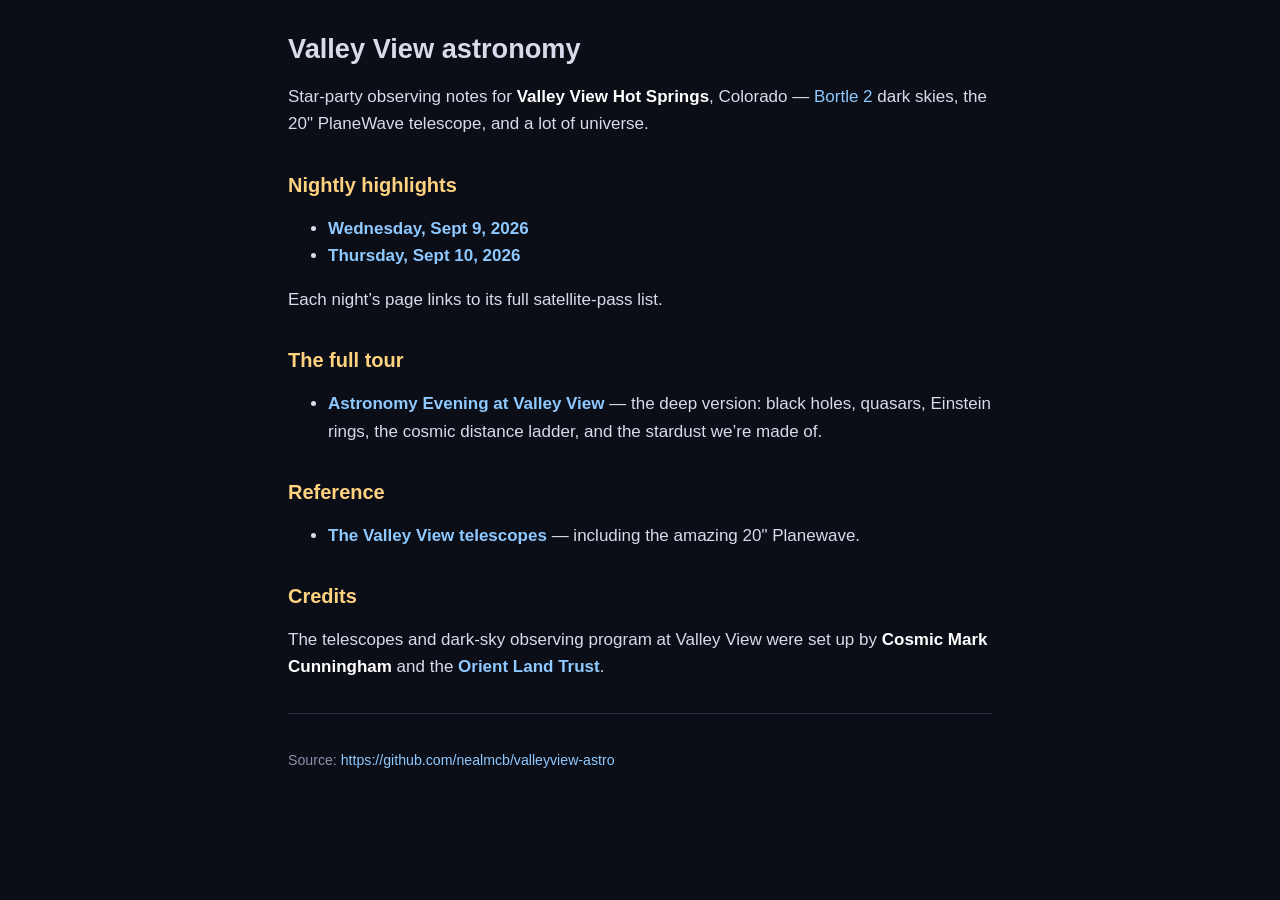
<file: index.html>
<!DOCTYPE html>
<html xmlns="http://www.w3.org/1999/xhtml" lang="" xml:lang="">
<head>
  <meta charset="utf-8" />
  <meta name="generator" content="pandoc" />
  <meta name="viewport" content="width=device-width, initial-scale=1.0, user-scalable=yes" />
  <title>Valley View astronomy</title>
  <style>
    code{white-space: pre-wrap;}
    span.smallcaps{font-variant: small-caps;}
    span.underline{text-decoration: underline;}
    div.column{display: inline-block; vertical-align: top; width: 50%;}
    div.hanging-indent{margin-left: 1.5em; text-indent: -1.5em;}
    ul.task-list{list-style: none;}
  </style>
  <link rel="stylesheet" href="assets/style.css" />
</head>
<body>
<h1 id="valley-view-astronomy">Valley View astronomy</h1>
<p>Star-party observing notes for <strong>Valley View Hot Springs</strong>, Colorado — <a href="https://en.wikipedia.org/wiki/Bortle_scale">Bortle 2</a> dark skies, the 20" PlaneWave telescope, and a lot of universe.</p>
<h2 id="nightly-highlights">Nightly highlights</h2>
<ul>
<li><strong><a href="vv20260909/highlights.html">Wednesday, Sept 9, 2026</a></strong></li>
<li><strong><a href="vv20260910/highlights.html">Thursday, Sept 10, 2026</a></strong></li>
</ul>
<p>Each night’s page links to its full satellite-pass list.</p>
<h2 id="the-full-tour">The full tour</h2>
<ul>
<li><strong><a href="astro-evening-vv.html">Astronomy Evening at Valley View</a></strong> — the deep version: black holes, quasars, Einstein rings, the cosmic distance ladder, and the stardust we’re made of.</li>
</ul>
<h2 id="reference">Reference</h2>
<ul>
<li><strong><a href="telescopes.html">The Valley View telescopes</a></strong> — including the amazing 20" Planewave.</li>
</ul>
<h2 id="credits">Credits</h2>
<p>The telescopes and dark-sky observing program at Valley View were set up by <strong>Cosmic Mark Cunningham</strong> and the <strong><a href="https://www.facebook.com/OrientLandTrust">Orient Land Trust</a></strong>.</p>
<hr />
<p><small>Source: <a href="https://github.com/nealmcb/valleyview-astro" class="uri">https://github.com/nealmcb/valleyview-astro</a></small></p>
</body>
</html>
</file>
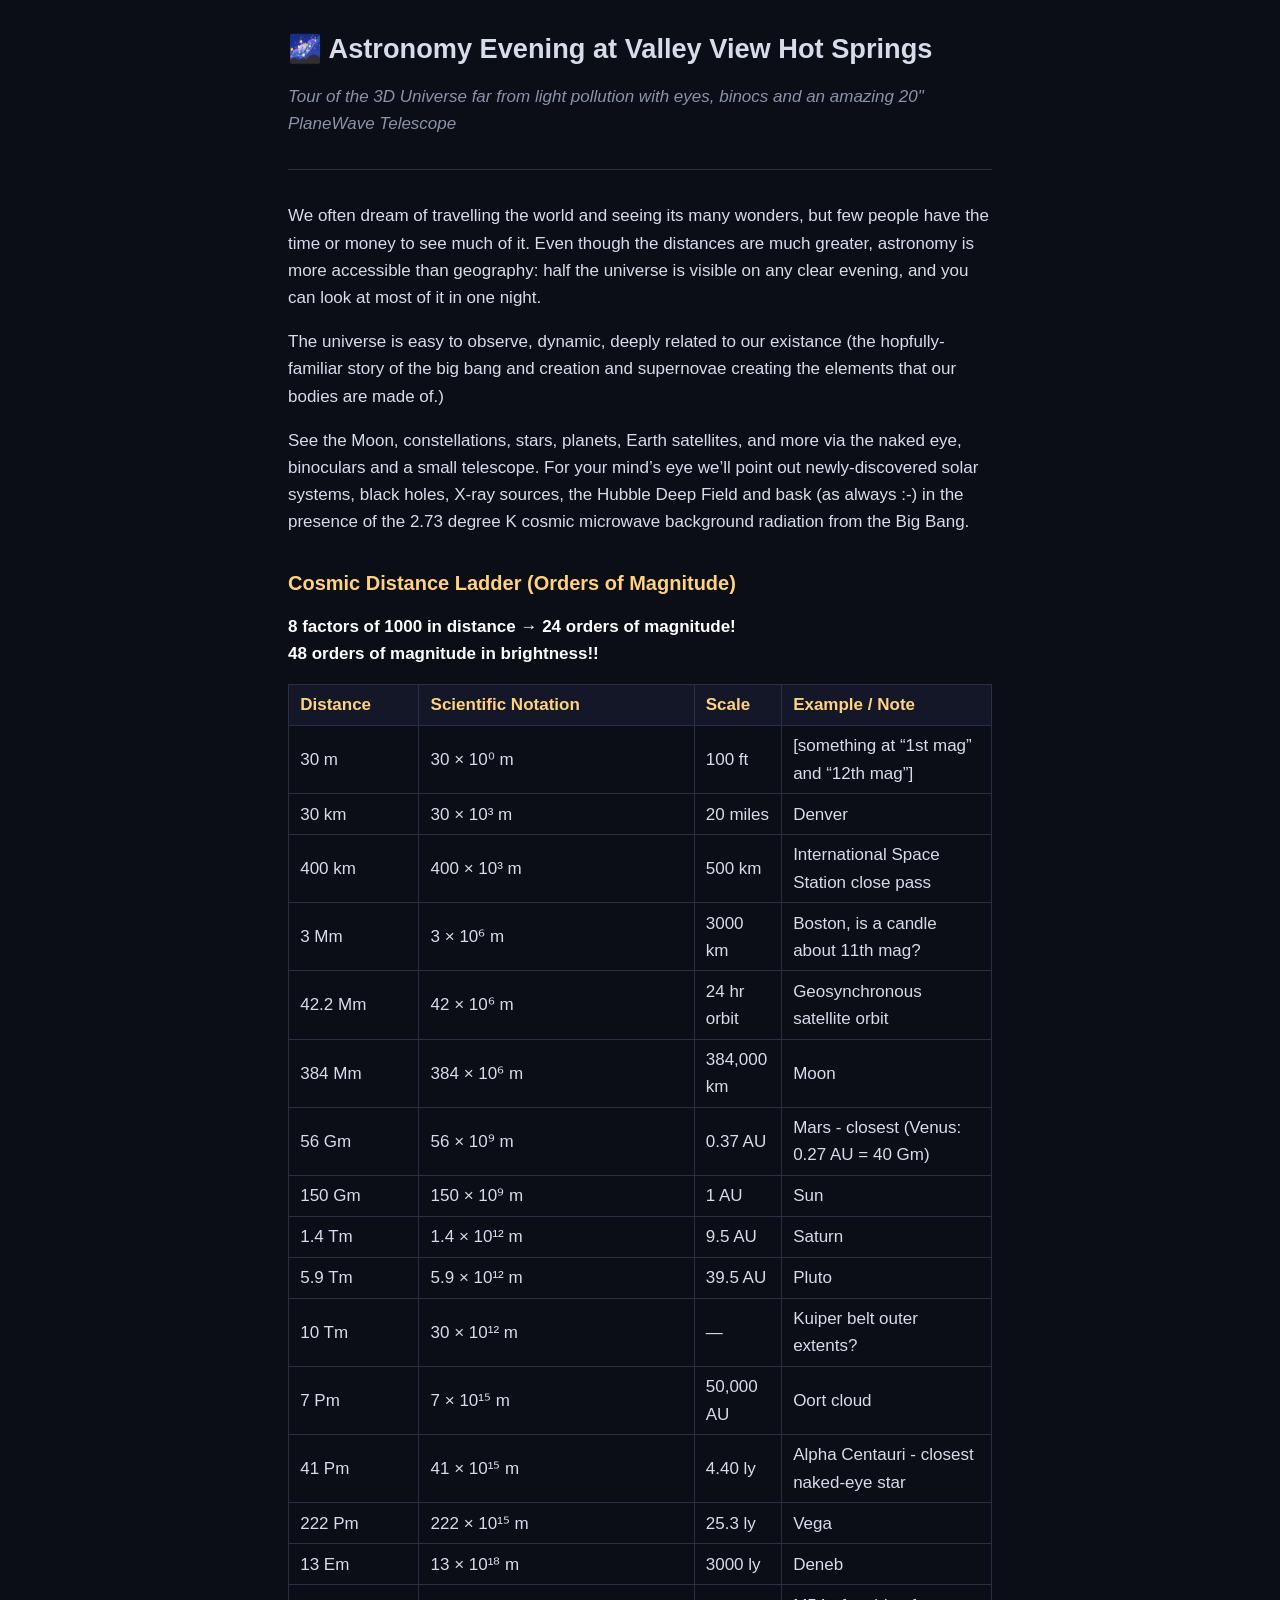
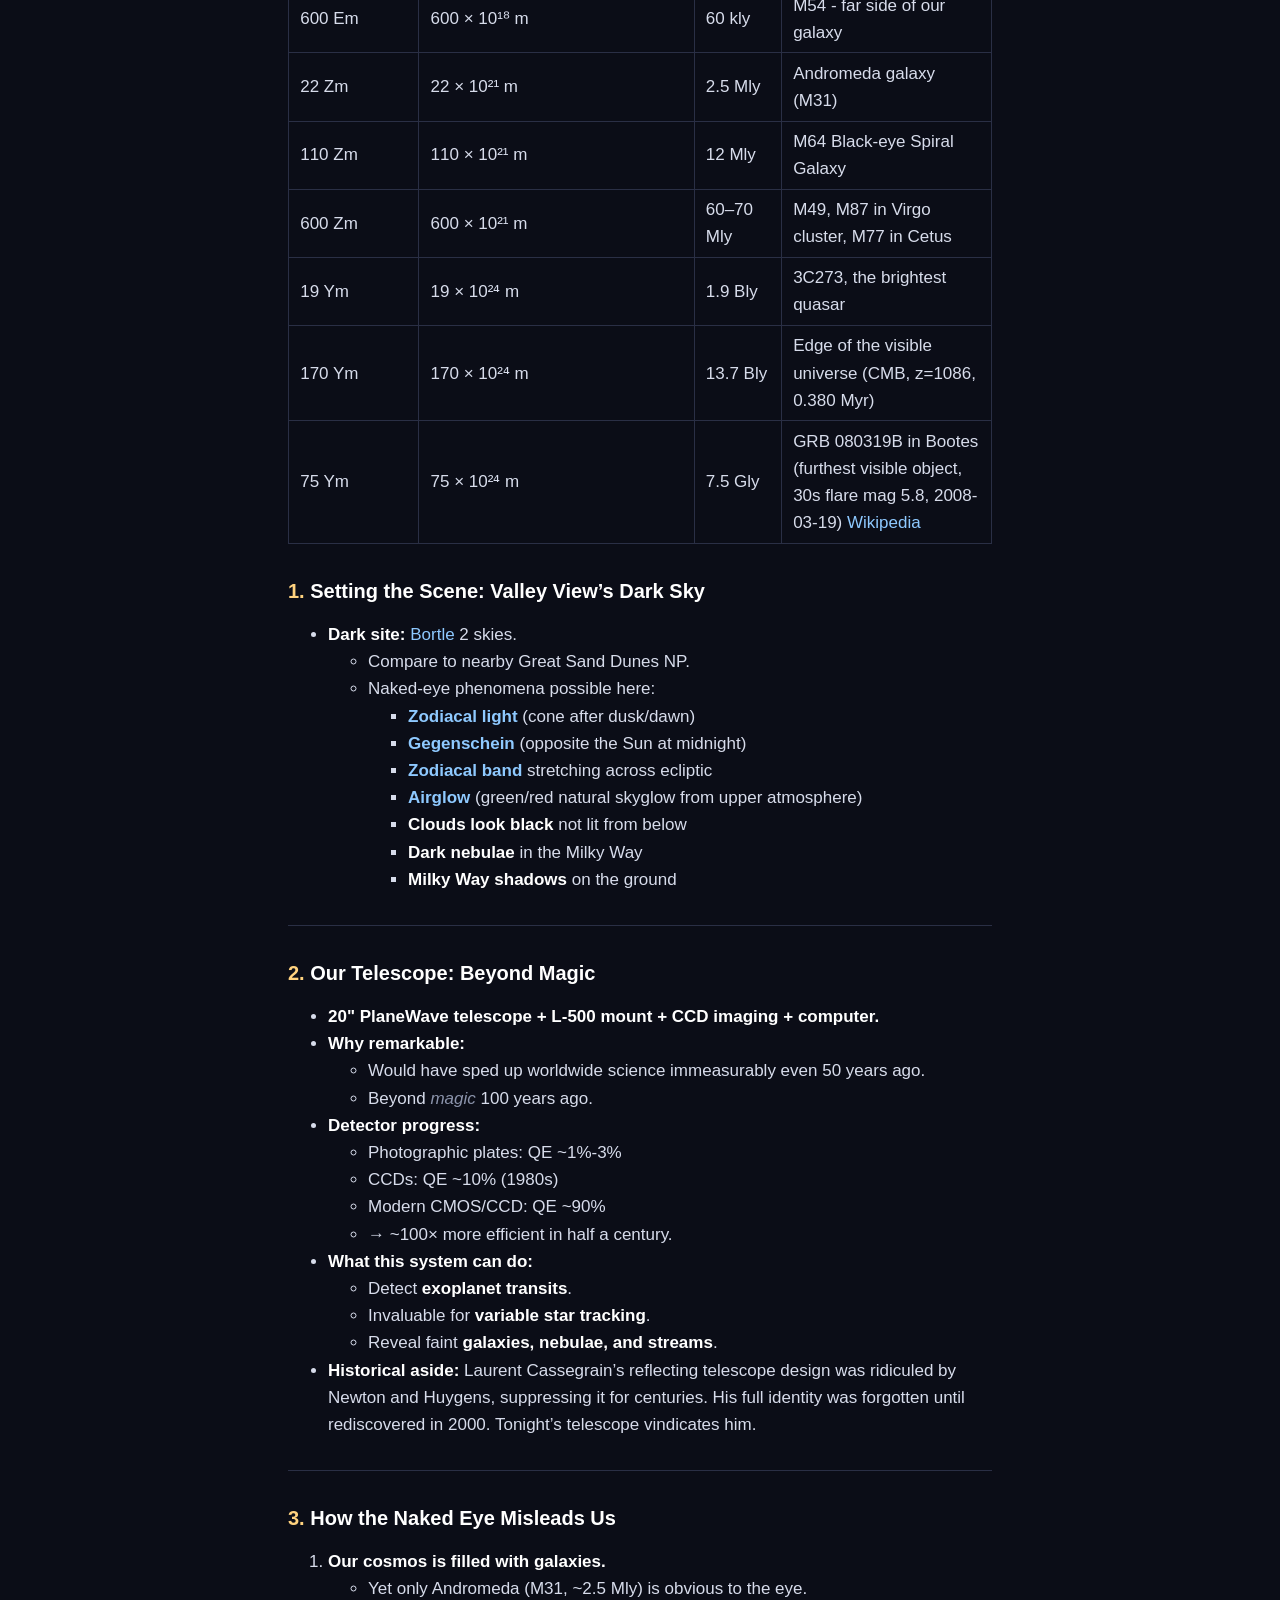
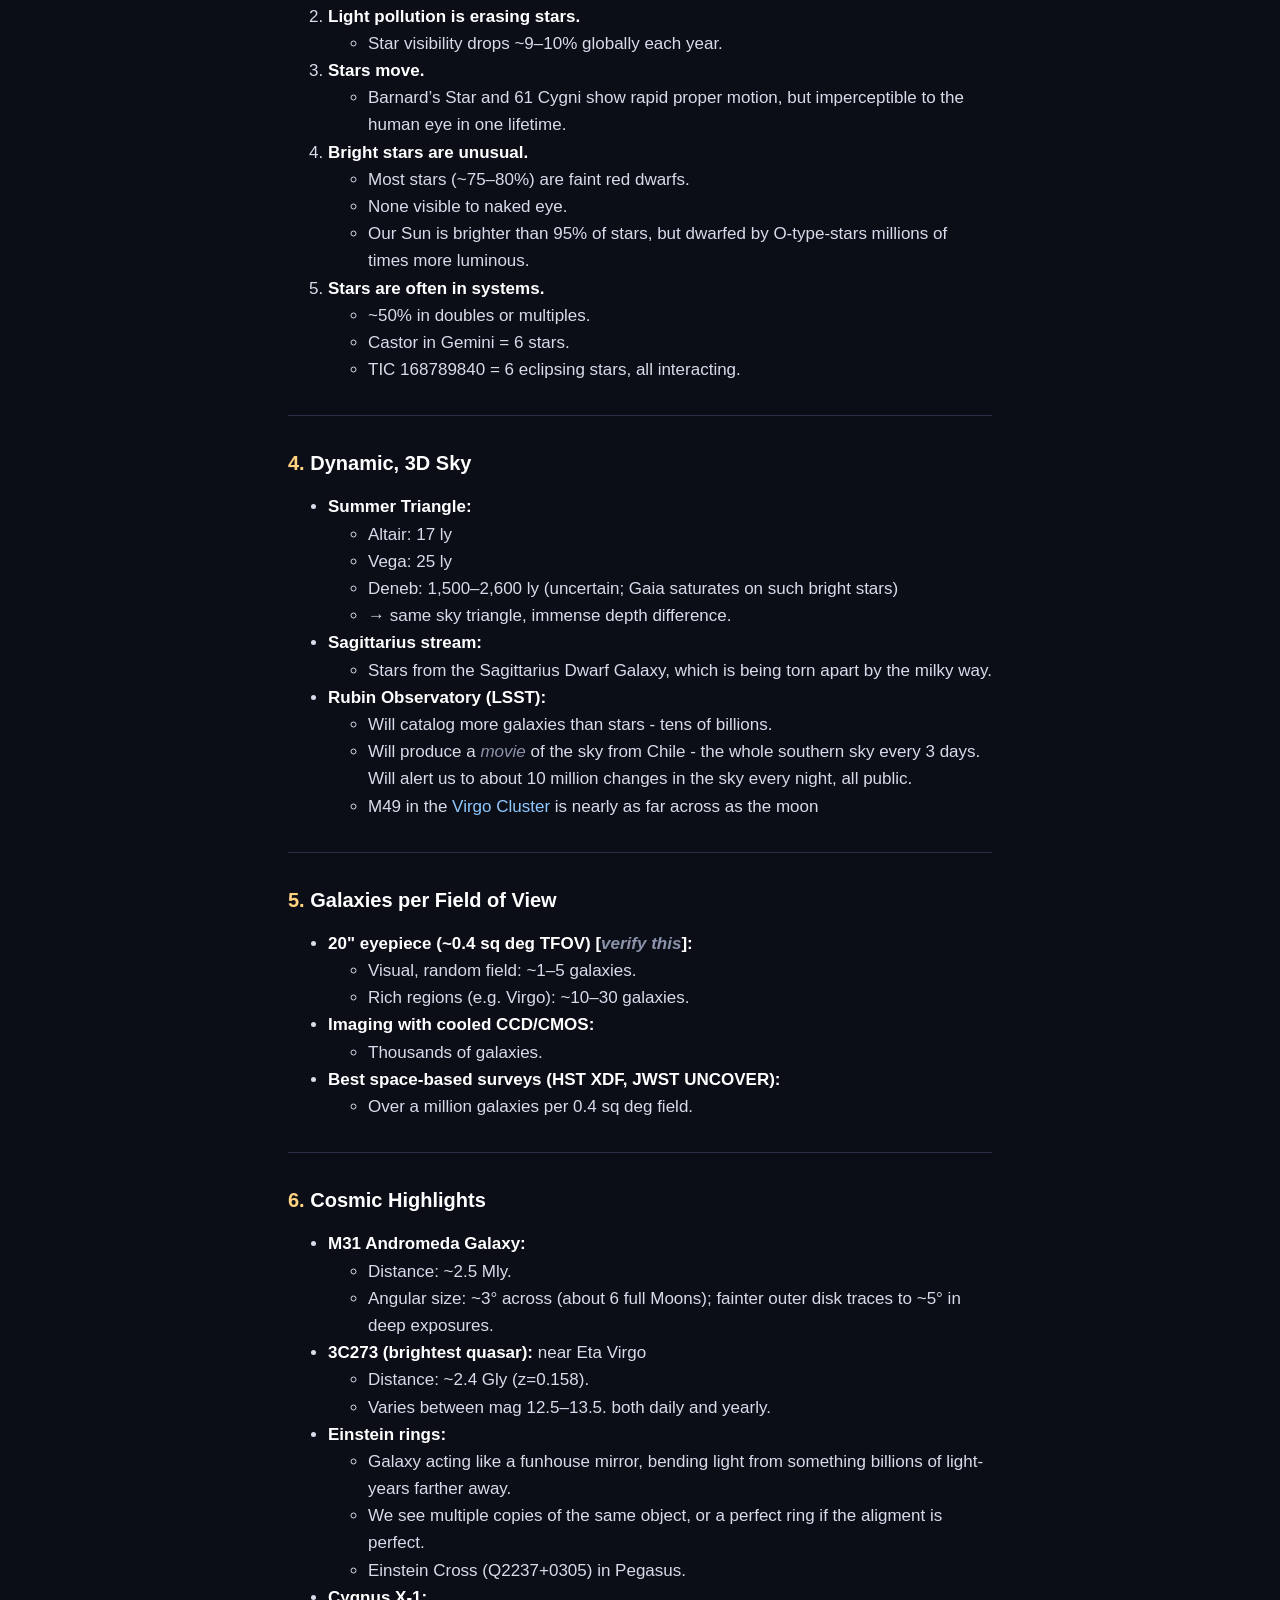
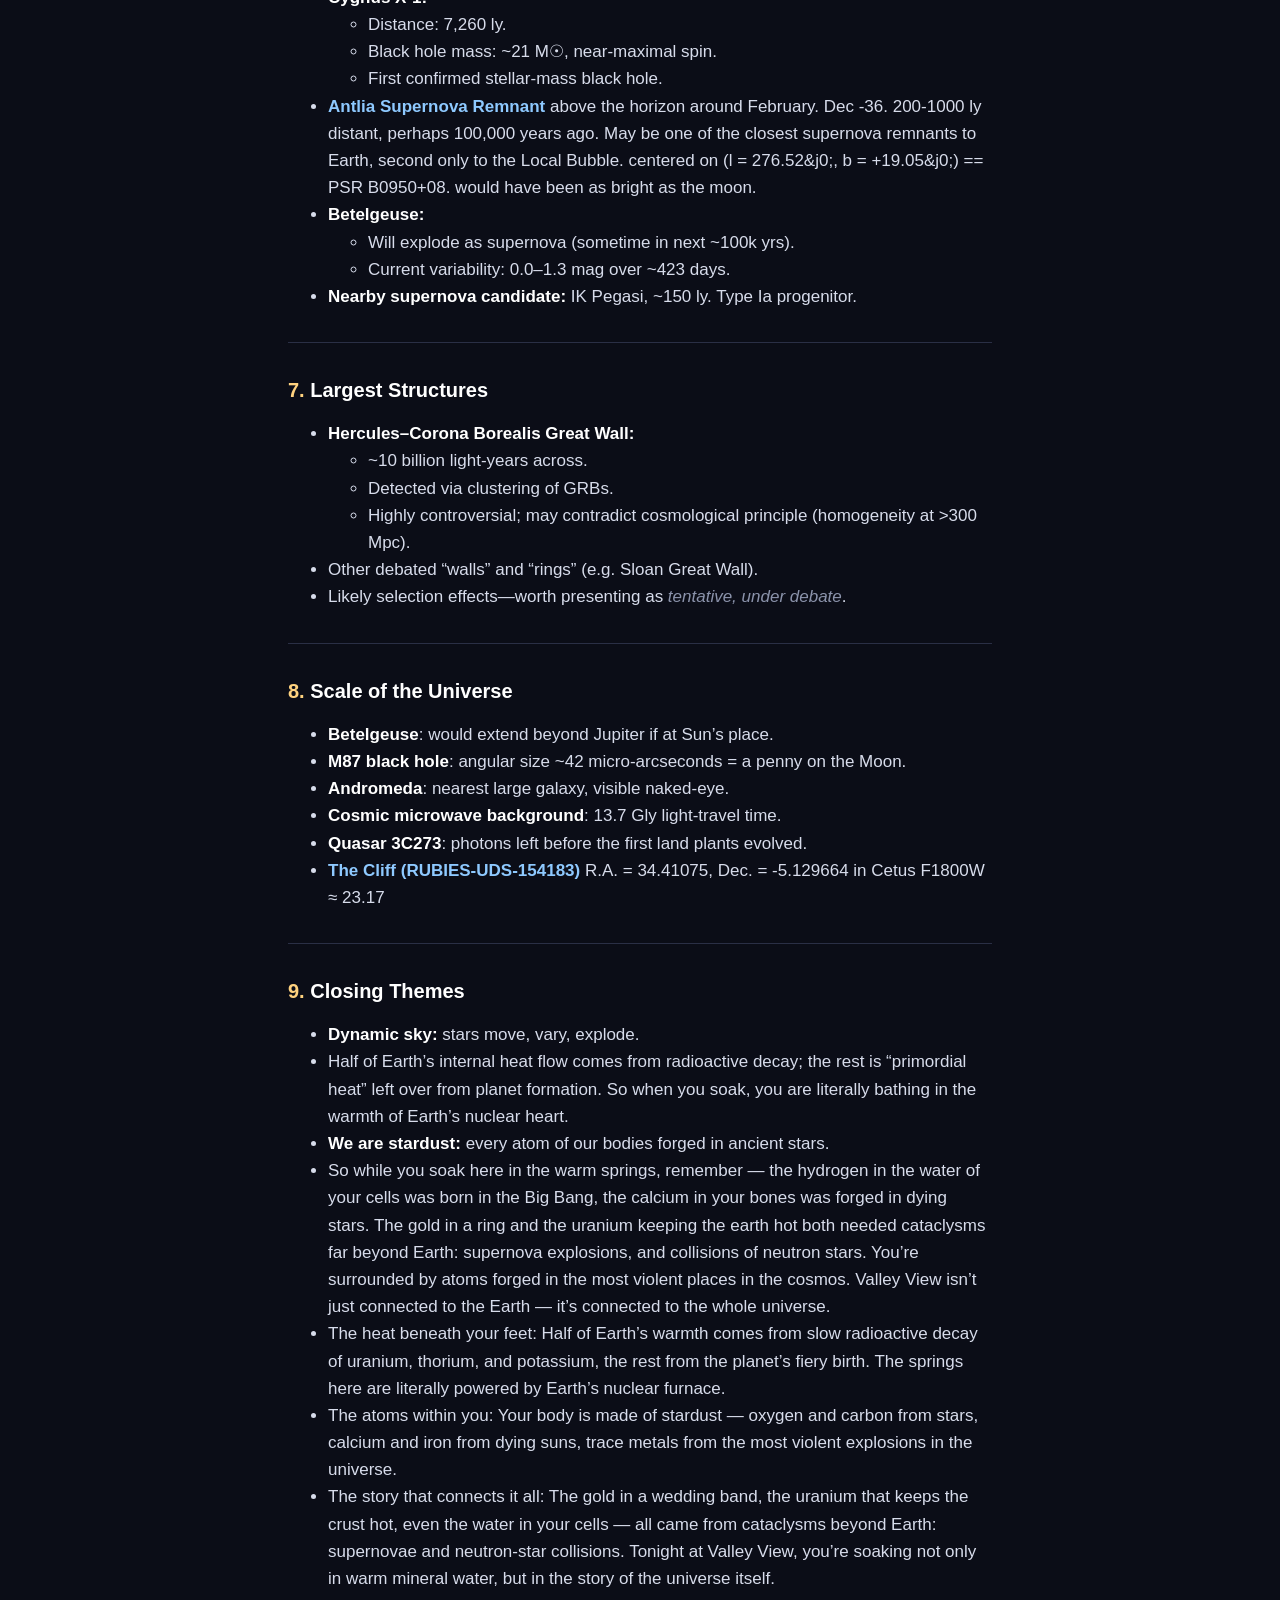
<file: astro-evening-vv.html>
<!DOCTYPE html>
<html xmlns="http://www.w3.org/1999/xhtml" lang="" xml:lang="">
<head>
  <meta charset="utf-8" />
  <meta name="generator" content="pandoc" />
  <meta name="viewport" content="width=device-width, initial-scale=1.0, user-scalable=yes" />
  <title>Astronomy Evening at Valley View</title>
  <style>
    code{white-space: pre-wrap;}
    span.smallcaps{font-variant: small-caps;}
    span.underline{text-decoration: underline;}
    div.column{display: inline-block; vertical-align: top; width: 50%;}
    div.hanging-indent{margin-left: 1.5em; text-indent: -1.5em;}
    ul.task-list{list-style: none;}
  </style>
  <link rel="stylesheet" href="assets/style.css" />
</head>
<body>
<h1 id="astronomy-evening-at-valley-view-hot-springs">🌌 Astronomy Evening at Valley View Hot Springs</h1>
<p><em>Tour of the 3D Universe far from light pollution with eyes, binocs and an amazing 20" PlaneWave Telescope</em></p>
<hr />
<p>We often dream of travelling the world and seeing its many wonders, but few people have the time or money to see much of it. Even though the distances are much greater, astronomy is more accessible than geography: half the universe is visible on any clear evening, and you can look at most of it in one night.</p>
<p>The universe is easy to observe, dynamic, deeply related to our existance (the hopfully-familiar story of the big bang and creation and supernovae creating the elements that our bodies are made of.)</p>
<p>See the Moon, constellations, stars, planets, Earth satellites, and more via the naked eye, binoculars and a small telescope. For your mind’s eye we’ll point out newly-discovered solar systems, black holes, X-ray sources, the Hubble Deep Field and bask (as always :-) in the presence of the 2.73 degree K cosmic microwave background radiation from the Big Bang.</p>
<h2 id="cosmic-distance-ladder-orders-of-magnitude">Cosmic Distance Ladder (Orders of Magnitude)</h2>
<p><strong>8 factors of 1000 in distance → 24 orders of magnitude!</strong><br />
<strong>48 orders of magnitude in brightness!!</strong></p>
<table>
<colgroup>
<col style="width: 18%" />
<col style="width: 38%" />
<col style="width: 12%" />
<col style="width: 29%" />
</colgroup>
<thead>
<tr class="header">
<th>Distance</th>
<th>Scientific Notation</th>
<th>Scale</th>
<th>Example / Note</th>
</tr>
</thead>
<tbody>
<tr class="odd">
<td>30 m</td>
<td>30 × 10⁰ m</td>
<td>100 ft</td>
<td>[something at “1st mag” and “12th mag”]</td>
</tr>
<tr class="even">
<td>30 km</td>
<td>30 × 10³ m</td>
<td>20 miles</td>
<td>Denver</td>
</tr>
<tr class="odd">
<td>400 km</td>
<td>400 × 10³ m</td>
<td>500 km</td>
<td>International Space Station close pass</td>
</tr>
<tr class="even">
<td>3 Mm</td>
<td>3 × 10⁶ m</td>
<td>3000 km</td>
<td>Boston, is a candle about 11th mag?</td>
</tr>
<tr class="odd">
<td>42.2 Mm</td>
<td>42 × 10⁶ m</td>
<td>24 hr orbit</td>
<td>Geosynchronous satellite orbit</td>
</tr>
<tr class="even">
<td>384 Mm</td>
<td>384 × 10⁶ m</td>
<td>384,000 km</td>
<td>Moon</td>
</tr>
<tr class="odd">
<td>56 Gm</td>
<td>56 × 10⁹ m</td>
<td>0.37 AU</td>
<td>Mars - closest (Venus: 0.27 AU = 40 Gm)</td>
</tr>
<tr class="even">
<td>150 Gm</td>
<td>150 × 10⁹ m</td>
<td>1 AU</td>
<td>Sun</td>
</tr>
<tr class="odd">
<td>1.4 Tm</td>
<td>1.4 × 10¹² m</td>
<td>9.5 AU</td>
<td>Saturn</td>
</tr>
<tr class="even">
<td>5.9 Tm</td>
<td>5.9 × 10¹² m</td>
<td>39.5 AU</td>
<td>Pluto</td>
</tr>
<tr class="odd">
<td>10 Tm</td>
<td>30 × 10¹² m</td>
<td>—</td>
<td>Kuiper belt outer extents?</td>
</tr>
<tr class="even">
<td>7 Pm</td>
<td>7 × 10¹⁵ m</td>
<td>50,000 AU</td>
<td>Oort cloud</td>
</tr>
<tr class="odd">
<td>41 Pm</td>
<td>41 × 10¹⁵ m</td>
<td>4.40 ly</td>
<td>Alpha Centauri - closest naked-eye star</td>
</tr>
<tr class="even">
<td>222 Pm</td>
<td>222 × 10¹⁵ m</td>
<td>25.3 ly</td>
<td>Vega</td>
</tr>
<tr class="odd">
<td>13 Em</td>
<td>13 × 10¹⁸ m</td>
<td>3000 ly</td>
<td>Deneb</td>
</tr>
<tr class="even">
<td>600 Em</td>
<td>600 × 10¹⁸ m</td>
<td>60 kly</td>
<td>M54 - far side of our galaxy</td>
</tr>
<tr class="odd">
<td>22 Zm</td>
<td>22 × 10²¹ m</td>
<td>2.5 Mly</td>
<td>Andromeda galaxy (M31)</td>
</tr>
<tr class="even">
<td>110 Zm</td>
<td>110 × 10²¹ m</td>
<td>12 Mly</td>
<td>M64 Black-eye Spiral Galaxy</td>
</tr>
<tr class="odd">
<td>600 Zm</td>
<td>600 × 10²¹ m</td>
<td>60–70 Mly</td>
<td>M49, M87 in Virgo cluster, M77 in Cetus</td>
</tr>
<tr class="even">
<td>19 Ym</td>
<td>19 × 10²⁴ m</td>
<td>1.9 Bly</td>
<td>3C273, the brightest quasar</td>
</tr>
<tr class="odd">
<td>170 Ym</td>
<td>170 × 10²⁴ m</td>
<td>13.7 Bly</td>
<td>Edge of the visible universe (CMB, z=1086, 0.380 Myr)</td>
</tr>
<tr class="even">
<td>75 Ym</td>
<td>75 × 10²⁴ m</td>
<td>7.5 Gly</td>
<td>GRB 080319B in Bootes (furthest visible object, 30s flare mag 5.8, 2008-03-19) <a href="http://en.wikipedia.org/wiki/GRB_080319B">Wikipedia</a></td>
</tr>
</tbody>
</table>
<h2 id="setting-the-scene-valley-views-dark-sky">1. <strong>Setting the Scene: Valley View’s Dark Sky</strong></h2>
<ul>
<li><strong>Dark site:</strong> <a href="https://en.wikipedia.org/wiki/Bortle_scale">Bortle</a> 2 skies.
<ul>
<li>Compare to nearby Great Sand Dunes NP.</li>
<li>Naked-eye phenomena possible here:
<ul>
<li><strong><a href="https://en.wikipedia.org/wiki/Zodiacal_light">Zodiacal light</a></strong> (cone after dusk/dawn)</li>
<li><strong><a href="https://en.wikipedia.org/wiki/Gegenschein">Gegenschein</a></strong> (opposite the Sun at midnight)</li>
<li><strong><a href="https://en.wikipedia.org/wiki/Zodiacal_light#Zodiacal_band">Zodiacal band</a></strong> stretching across ecliptic</li>
<li><strong><a href="https://en.wikipedia.org/wiki/Airglow">Airglow</a></strong> (green/red natural skyglow from upper atmosphere)</li>
<li><strong>Clouds look black</strong> not lit from below</li>
<li><strong>Dark nebulae</strong> in the Milky Way</li>
<li><strong>Milky Way shadows</strong> on the ground</li>
</ul></li>
</ul></li>
</ul>
<hr />
<h2 id="our-telescope-beyond-magic">2. <strong>Our Telescope: Beyond Magic</strong></h2>
<ul>
<li><strong>20" PlaneWave telescope + L-500 mount + CCD imaging + computer.</strong></li>
<li><strong>Why remarkable:</strong>
<ul>
<li>Would have sped up worldwide science immeasurably even 50 years ago.</li>
<li>Beyond <em>magic</em> 100 years ago.</li>
</ul></li>
<li><strong>Detector progress:</strong>
<ul>
<li>Photographic plates: QE ~1%-3%</li>
<li>CCDs: QE ~10% (1980s)</li>
<li>Modern CMOS/CCD: QE ~90%</li>
<li>→ ~100× more efficient in half a century.</li>
</ul></li>
<li><strong>What this system can do:</strong>
<ul>
<li>Detect <strong>exoplanet transits</strong>.</li>
<li>Invaluable for <strong>variable star tracking</strong>.</li>
<li>Reveal faint <strong>galaxies, nebulae, and streams</strong>.</li>
</ul></li>
<li><strong>Historical aside:</strong> Laurent Cassegrain’s reflecting telescope design was ridiculed by Newton and Huygens, suppressing it for centuries. His full identity was forgotten until rediscovered in 2000. Tonight’s telescope vindicates him.</li>
</ul>
<hr />
<h2 id="how-the-naked-eye-misleads-us">3. <strong>How the Naked Eye Misleads Us</strong></h2>
<ol type="1">
<li><strong>Our cosmos is filled with galaxies.</strong>
<ul>
<li>Yet only Andromeda (M31, ~2.5 Mly) is obvious to the eye.</li>
</ul></li>
<li><strong>Light pollution is erasing stars.</strong>
<ul>
<li>Star visibility drops ~9–10% globally each year.</li>
</ul></li>
<li><strong>Stars move.</strong>
<ul>
<li>Barnard’s Star and 61 Cygni show rapid proper motion, but imperceptible to the human eye in one lifetime.</li>
</ul></li>
<li><strong>Bright stars are unusual.</strong>
<ul>
<li>Most stars (~75–80%) are faint red dwarfs.</li>
<li>None visible to naked eye.</li>
<li>Our Sun is brighter than 95% of stars, but dwarfed by O-type-stars millions of times more luminous.</li>
</ul></li>
<li><strong>Stars are often in systems.</strong>
<ul>
<li>~50% in doubles or multiples.</li>
<li>Castor in Gemini = 6 stars.</li>
<li>TIC 168789840 = 6 eclipsing stars, all interacting.</li>
</ul></li>
</ol>
<hr />
<h2 id="dynamic-3d-sky">4. <strong>Dynamic, 3D Sky</strong></h2>
<ul>
<li><strong>Summer Triangle:</strong>
<ul>
<li>Altair: 17 ly</li>
<li>Vega: 25 ly</li>
<li>Deneb: 1,500–2,600 ly (uncertain; Gaia saturates on such bright stars)</li>
<li>→ same sky triangle, immense depth difference.</li>
</ul></li>
<li><strong>Sagittarius stream:</strong>
<ul>
<li>Stars from the Sagittarius Dwarf Galaxy, which is being torn apart by the milky way.</li>
</ul></li>
<li><strong>Rubin Observatory (LSST):</strong>
<ul>
<li>Will catalog more galaxies than stars - tens of billions.</li>
<li>Will produce a <em>movie</em> of the sky from Chile - the whole southern sky every 3 days. Will alert us to about 10 million changes in the sky every night, all public.</li>
<li>M49 in the <a href="https://rubinobservatory.org/gallery/collections/first-look-gallery/qe2do9iu6h1gbdg4bsgc1o083u">Virgo Cluster</a> is nearly as far across as the moon</li>
</ul></li>
</ul>
<hr />
<h2 id="galaxies-per-field-of-view">5. <strong>Galaxies per Field of View</strong></h2>
<ul>
<li><strong>20" eyepiece (~0.4 sq deg TFOV) [<em>verify this</em>]:</strong>
<ul>
<li>Visual, random field: ~1–5 galaxies.</li>
<li>Rich regions (e.g. Virgo): ~10–30 galaxies.</li>
</ul></li>
<li><strong>Imaging with cooled CCD/CMOS:</strong>
<ul>
<li>Thousands of galaxies.</li>
</ul></li>
<li><strong>Best space-based surveys (HST XDF, JWST UNCOVER):</strong>
<ul>
<li>Over a million galaxies per 0.4 sq deg field.</li>
</ul></li>
</ul>
<hr />
<h2 id="cosmic-highlights">6. <strong>Cosmic Highlights</strong></h2>
<ul>
<li><strong>M31 Andromeda Galaxy:</strong>
<ul>
<li>Distance: ~2.5 Mly.</li>
<li>Angular size: ~3° across (about 6 full Moons); fainter outer disk traces to ~5° in deep exposures.</li>
</ul></li>
<li><strong>3C273 (brightest quasar):</strong> near Eta Virgo
<ul>
<li>Distance: ~2.4 Gly (z=0.158).</li>
<li>Varies between mag 12.5–13.5. both daily and yearly.</li>
</ul></li>
<li><strong>Einstein rings:</strong>
<ul>
<li>Galaxy acting like a funhouse mirror, bending light from something billions of light-years farther away.</li>
<li>We see multiple copies of the same object, or a perfect ring if the aligment is perfect.</li>
<li>Einstein Cross (Q2237+0305) in Pegasus.</li>
</ul></li>
<li><strong>Cygnus X-1:</strong>
<ul>
<li>Distance: 7,260 ly.</li>
<li>Black hole mass: ~21 M☉, near-maximal spin.</li>
<li>First confirmed stellar-mass black hole.</li>
</ul></li>
<li><strong><a href="https://iopscience.iop.org/article/10.1086/522219/fulltext/21728.text.html#fg1">Antlia Supernova Remnant</a></strong> above the horizon around February. Dec -36. 200-1000 ly distant, perhaps 100,000 years ago. May be one of the closest supernova remnants to Earth, second only to the Local Bubble. centered on (l = 276.52&amp;j0;, b = +19.05&amp;j0;) == PSR B0950+08. would have been as bright as the moon.</li>
<li><strong>Betelgeuse:</strong>
<ul>
<li>Will explode as supernova (sometime in next ~100k yrs).</li>
<li>Current variability: 0.0–1.3 mag over ~423 days.</li>
</ul></li>
<li><strong>Nearby supernova candidate:</strong> IK Pegasi, ~150 ly. Type Ia progenitor.</li>
</ul>
<hr />
<h2 id="largest-structures">7. <strong>Largest Structures</strong></h2>
<ul>
<li><strong>Hercules–Corona Borealis Great Wall:</strong>
<ul>
<li>~10 billion light-years across.</li>
<li>Detected via clustering of GRBs.</li>
<li>Highly controversial; may contradict cosmological principle (homogeneity at &gt;300 Mpc).</li>
</ul></li>
<li>Other debated “walls” and “rings” (e.g. Sloan Great Wall).</li>
<li>Likely selection effects—worth presenting as <em>tentative, under debate</em>.</li>
</ul>
<hr />
<h2 id="scale-of-the-universe">8. <strong>Scale of the Universe</strong></h2>
<ul>
<li><strong>Betelgeuse</strong>: would extend beyond Jupiter if at Sun’s place.</li>
<li><strong>M87 black hole</strong>: angular size ~42 micro-arcseconds = a penny on the Moon.</li>
<li><strong>Andromeda</strong>: nearest large galaxy, visible naked-eye.</li>
<li><strong>Cosmic microwave background</strong>: 13.7 Gly light-travel time.</li>
<li><strong>Quasar 3C273</strong>: photons left before the first land plants evolved.</li>
<li><strong><a href="https://en.wikipedia.org/wiki/The_Cliff_(cosmological_object)">The Cliff (RUBIES-UDS-154183)</a></strong> R.A. = 34.41075, Dec. = -5.129664 in Cetus F1800W ≈ 23.17</li>
</ul>
<hr />
<h2 id="closing-themes">9. <strong>Closing Themes</strong></h2>
<ul>
<li><strong>Dynamic sky:</strong> stars move, vary, explode.</li>
<li>Half of Earth’s internal heat flow comes from radioactive decay; the rest is “primordial heat” left over from planet formation. So when you soak, you are literally bathing in the warmth of Earth’s nuclear heart.</li>
<li><strong>We are stardust:</strong> every atom of our bodies forged in ancient stars.</li>
<li>So while you soak here in the warm springs, remember — the hydrogen in the water of your cells was born in the Big Bang, the calcium in your bones was forged in dying stars. The gold in a ring and the uranium keeping the earth hot both needed cataclysms far beyond Earth: supernova explosions, and collisions of neutron stars. You’re surrounded by atoms forged in the most violent places in the cosmos. Valley View isn’t just connected to the Earth — it’s connected to the whole universe.</li>
<li>The heat beneath your feet: Half of Earth’s warmth comes from slow radioactive decay of uranium, thorium, and potassium, the rest from the planet’s fiery birth. The springs here are literally powered by Earth’s nuclear furnace.</li>
<li>The atoms within you: Your body is made of stardust — oxygen and carbon from stars, calcium and iron from dying suns, trace metals from the most violent explosions in the universe.</li>
<li>The story that connects it all: The gold in a wedding band, the uranium that keeps the crust hot, even the water in your cells — all came from cataclysms beyond Earth: supernovae and neutron-star collisions. Tonight at Valley View, you’re soaking not only in warm mineral water, but in the story of the universe itself.</li>
</ul>
</body>
</html>
</file>
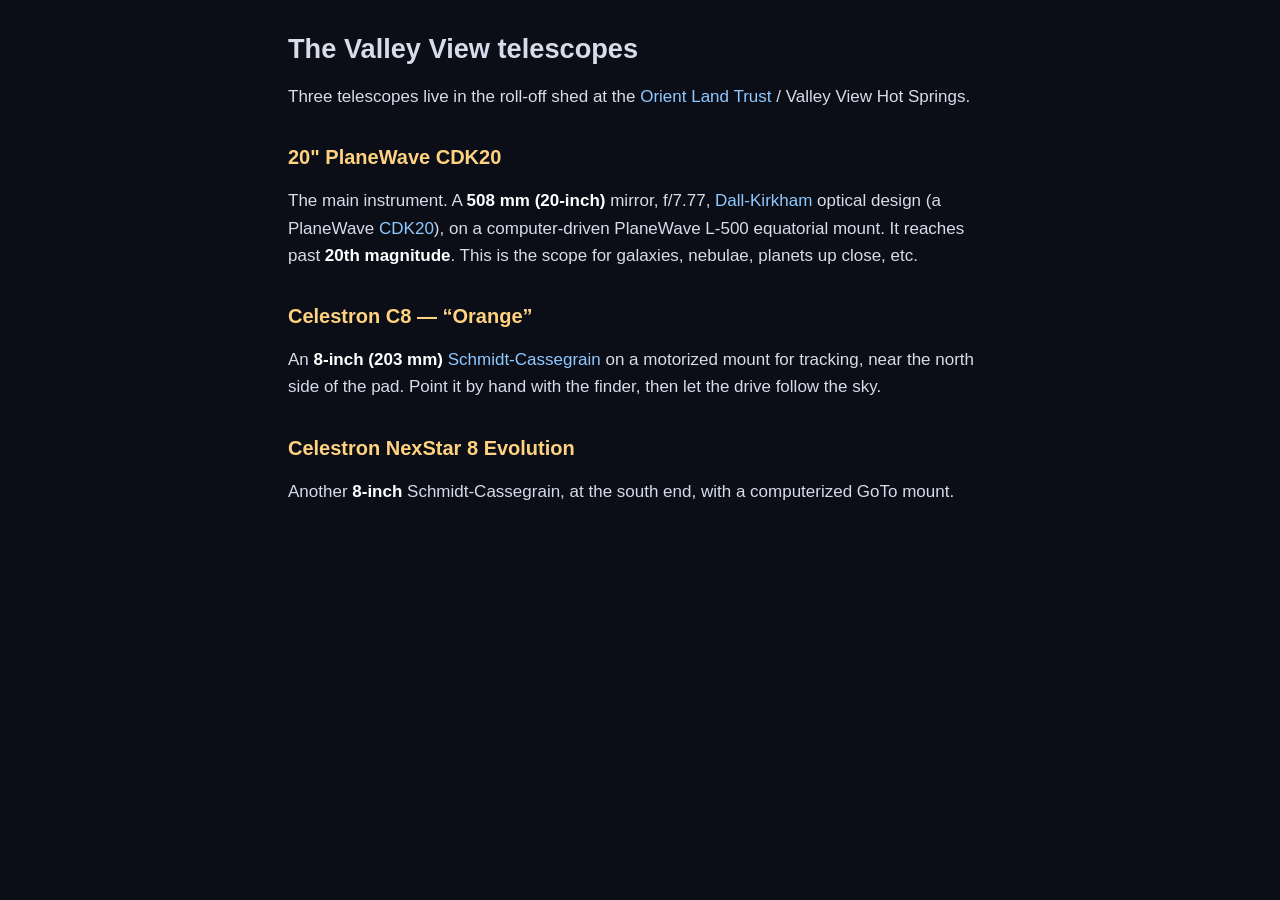
<file: telescopes.html>
<!DOCTYPE html>
<html xmlns="http://www.w3.org/1999/xhtml" lang="" xml:lang="">
<head>
  <meta charset="utf-8" />
  <meta name="generator" content="pandoc" />
  <meta name="viewport" content="width=device-width, initial-scale=1.0, user-scalable=yes" />
  <title>Valley View telescopes</title>
  <style>
    code{white-space: pre-wrap;}
    span.smallcaps{font-variant: small-caps;}
    span.underline{text-decoration: underline;}
    div.column{display: inline-block; vertical-align: top; width: 50%;}
    div.hanging-indent{margin-left: 1.5em; text-indent: -1.5em;}
    ul.task-list{list-style: none;}
  </style>
  <link rel="stylesheet" href="assets/style.css" />
</head>
<body>
<h1 id="the-valley-view-telescopes">The Valley View telescopes</h1>
<p>Three telescopes live in the roll-off shed at the <a href="https://www.oltio.org/">Orient Land Trust</a> / Valley View Hot Springs.</p>
<h2 id="planewave-cdk20">20" PlaneWave CDK20</h2>
<p>The main instrument. A <strong>508 mm (20-inch)</strong> mirror, f/7.77, <a href="https://en.wikipedia.org/wiki/Dall%E2%80%93Kirkham_telescope">Dall-Kirkham</a> optical design (a PlaneWave <a href="https://planewave.com/">CDK20</a>), on a computer-driven PlaneWave L-500 equatorial mount. It reaches past <strong>20th magnitude</strong>. This is the scope for galaxies, nebulae, planets up close, etc.</p>
<h2 id="celestron-c8-orange">Celestron C8 — “Orange”</h2>
<p>An <strong>8-inch (203 mm)</strong> <a href="https://en.wikipedia.org/wiki/Schmidt%E2%80%93Cassegrain_telescope">Schmidt-Cassegrain</a> on a motorized mount for tracking, near the north side of the pad. Point it by hand with the finder, then let the drive follow the sky.</p>
<h2 id="celestron-nexstar-8-evolution">Celestron NexStar 8 Evolution</h2>
<p>Another <strong>8-inch</strong> Schmidt-Cassegrain, at the south end, with a computerized GoTo mount.</p>
</body>
</html>
</file>
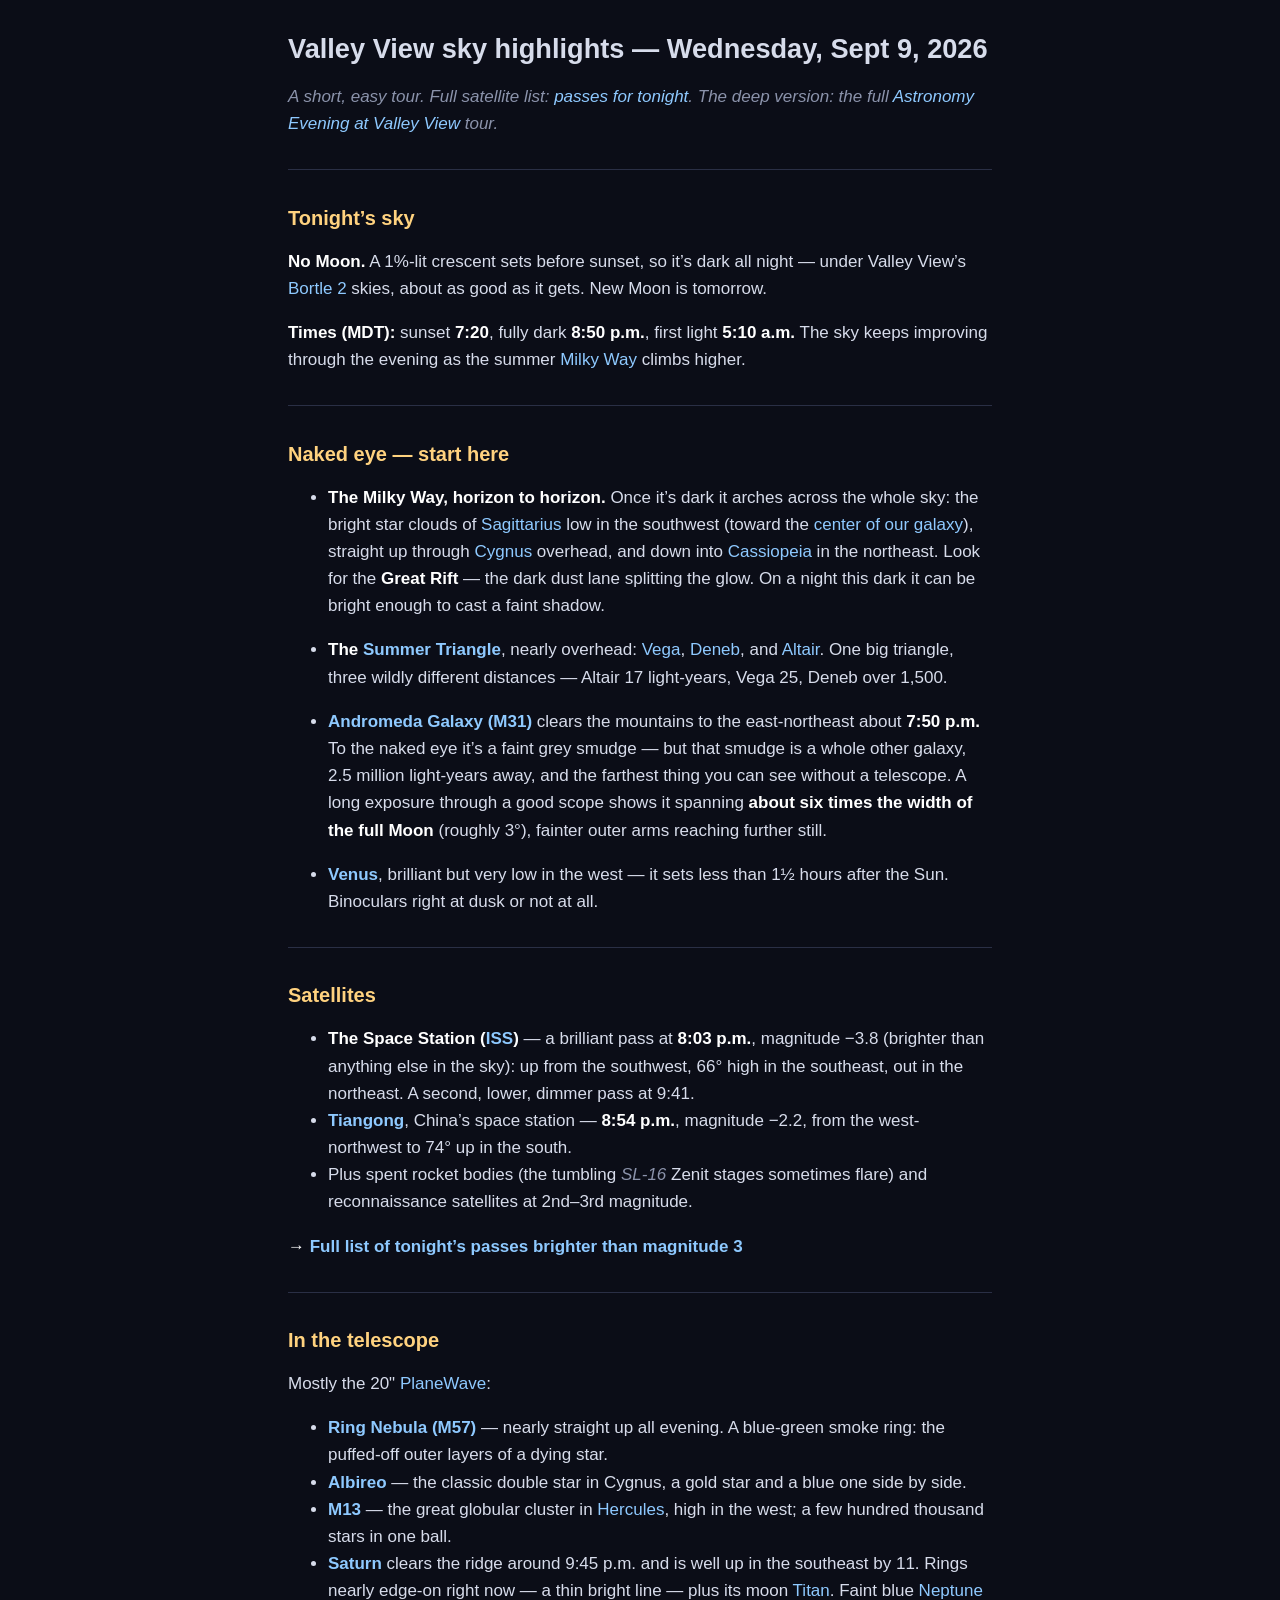
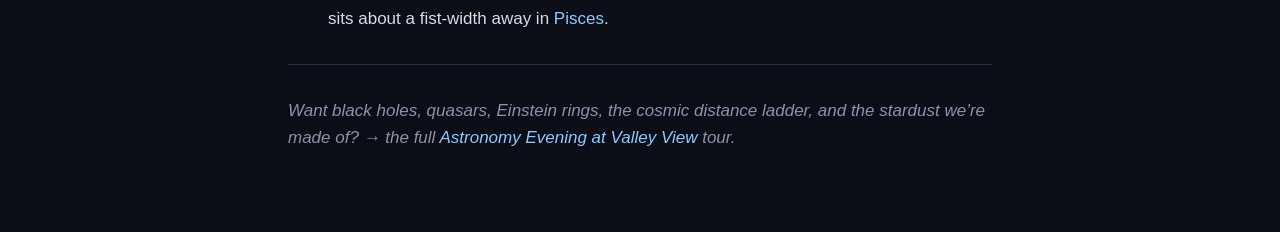
<file: vv20260909/highlights.html>
<!DOCTYPE html>
<html xmlns="http://www.w3.org/1999/xhtml" lang="" xml:lang="">
<head>
  <meta charset="utf-8" />
  <meta name="generator" content="pandoc" />
  <meta name="viewport" content="width=device-width, initial-scale=1.0, user-scalable=yes" />
  <title>Valley View sky highlights — Wed Sept 9, 2026</title>
  <style>
    code{white-space: pre-wrap;}
    span.smallcaps{font-variant: small-caps;}
    span.underline{text-decoration: underline;}
    div.column{display: inline-block; vertical-align: top; width: 50%;}
    div.hanging-indent{margin-left: 1.5em; text-indent: -1.5em;}
    ul.task-list{list-style: none;}
  </style>
  <link rel="stylesheet" href="../assets/style.css" />
</head>
<body>
<h1 id="valley-view-sky-highlights-wednesday-sept-9-2026">Valley View sky highlights — Wednesday, Sept 9, 2026</h1>
<p><em>A short, easy tour. Full satellite list: <a href="satellites.html">passes for tonight</a>. The deep version: the full <a href="../astro-evening-vv.html">Astronomy Evening at Valley View</a> tour.</em></p>
<hr />
<h2 id="tonights-sky">Tonight’s sky</h2>
<p><strong>No Moon.</strong> A 1%-lit crescent sets before sunset, so it’s dark all night — under Valley View’s <a href="https://en.wikipedia.org/wiki/Bortle_scale">Bortle 2</a> skies, about as good as it gets. New Moon is tomorrow.</p>
<p><strong>Times (MDT):</strong> sunset <strong>7:20</strong>, fully dark <strong>8:50 p.m.</strong>, first light <strong>5:10 a.m.</strong> The sky keeps improving through the evening as the summer <a href="https://en.wikipedia.org/wiki/Milky_Way">Milky Way</a> climbs higher.</p>
<hr />
<h2 id="naked-eye-start-here">Naked eye — start here</h2>
<ul>
<li><p><strong>The Milky Way, horizon to horizon.</strong> Once it’s dark it arches across the whole sky: the bright star clouds of <a href="https://en.wikipedia.org/wiki/Sagittarius_(constellation)">Sagittarius</a> low in the southwest (toward the <a href="https://en.wikipedia.org/wiki/Galactic_Center">center of our galaxy</a>), straight up through <a href="https://en.wikipedia.org/wiki/Cygnus_(constellation)">Cygnus</a> overhead, and down into <a href="https://en.wikipedia.org/wiki/Cassiopeia_(constellation)">Cassiopeia</a> in the northeast. Look for the <a href="https://en.wikipedia.org/wiki/Great_Rift_(astronomy)"><strong>Great Rift</strong></a> — the dark dust lane splitting the glow. On a night this dark it can be bright enough to cast a faint shadow.</p></li>
<li><p><strong>The <a href="https://en.wikipedia.org/wiki/Summer_Triangle">Summer Triangle</a></strong>, nearly overhead: <a href="https://en.wikipedia.org/wiki/Vega">Vega</a>, <a href="https://en.wikipedia.org/wiki/Deneb">Deneb</a>, and <a href="https://en.wikipedia.org/wiki/Altair">Altair</a>. One big triangle, three wildly different distances — Altair 17 light-years, Vega 25, Deneb over 1,500.</p></li>
<li><p><strong><a href="https://en.wikipedia.org/wiki/Andromeda_Galaxy">Andromeda Galaxy (M31)</a></strong> clears the mountains to the east-northeast about <strong>7:50 p.m.</strong> To the naked eye it’s a faint grey smudge — but that smudge is a whole other galaxy, 2.5 million light-years away, and the farthest thing you can see without a telescope. A long exposure through a good scope shows it spanning <strong>about six times the width of the full Moon</strong> (roughly 3°), fainter outer arms reaching further still.</p></li>
<li><p><strong><a href="https://en.wikipedia.org/wiki/Venus">Venus</a></strong>, brilliant but very low in the west — it sets less than 1½ hours after the Sun. Binoculars right at dusk or not at all.</p></li>
</ul>
<hr />
<h2 id="satellites">Satellites</h2>
<ul>
<li><strong>The Space Station (<a href="https://en.wikipedia.org/wiki/International_Space_Station">ISS</a>)</strong> — a brilliant pass at <strong>8:03 p.m.</strong>, magnitude −3.8 (brighter than anything else in the sky): up from the southwest, 66° high in the southeast, out in the northeast. A second, lower, dimmer pass at 9:41.</li>
<li><strong><a href="https://en.wikipedia.org/wiki/Tiangong_space_station">Tiangong</a></strong>, China’s space station — <strong>8:54 p.m.</strong>, magnitude −2.2, from the west-northwest to 74° up in the south.</li>
<li>Plus spent rocket bodies (the tumbling <em>SL‑16</em> Zenit stages sometimes flare) and reconnaissance satellites at 2nd–3rd magnitude.</li>
</ul>
<p><strong>→ <a href="satellites.html">Full list of tonight’s passes brighter than magnitude 3</a></strong></p>
<hr />
<h2 id="in-the-telescope">In the telescope</h2>
<p>Mostly the 20" <a href="../telescopes.html">PlaneWave</a>:</p>
<ul>
<li><strong><a href="https://en.wikipedia.org/wiki/Ring_Nebula">Ring Nebula (M57)</a></strong> — nearly straight up all evening. A blue-green smoke ring: the puffed-off outer layers of a dying star.</li>
<li><strong><a href="https://en.wikipedia.org/wiki/Albireo">Albireo</a></strong> — the classic double star in Cygnus, a gold star and a blue one side by side.</li>
<li><strong><a href="https://en.wikipedia.org/wiki/Messier_13">M13</a></strong> — the great globular cluster in <a href="https://en.wikipedia.org/wiki/Hercules_(constellation)">Hercules</a>, high in the west; a few hundred thousand stars in one ball.</li>
<li><strong><a href="https://en.wikipedia.org/wiki/Saturn">Saturn</a></strong> clears the ridge around 9:45 p.m. and is well up in the southeast by 11. Rings nearly edge-on right now — a thin bright line — plus its moon <a href="https://en.wikipedia.org/wiki/Titan_(moon)">Titan</a>. Faint blue <a href="https://en.wikipedia.org/wiki/Neptune">Neptune</a> sits about a fist-width away in <a href="https://en.wikipedia.org/wiki/Pisces_(constellation)">Pisces</a>.</li>
</ul>
<hr />
<p><em>Want black holes, quasars, Einstein rings, the cosmic distance ladder, and the stardust we’re made of? → the full <a href="../astro-evening-vv.html">Astronomy Evening at Valley View</a> tour.</em></p>
</body>
</html>
</file>
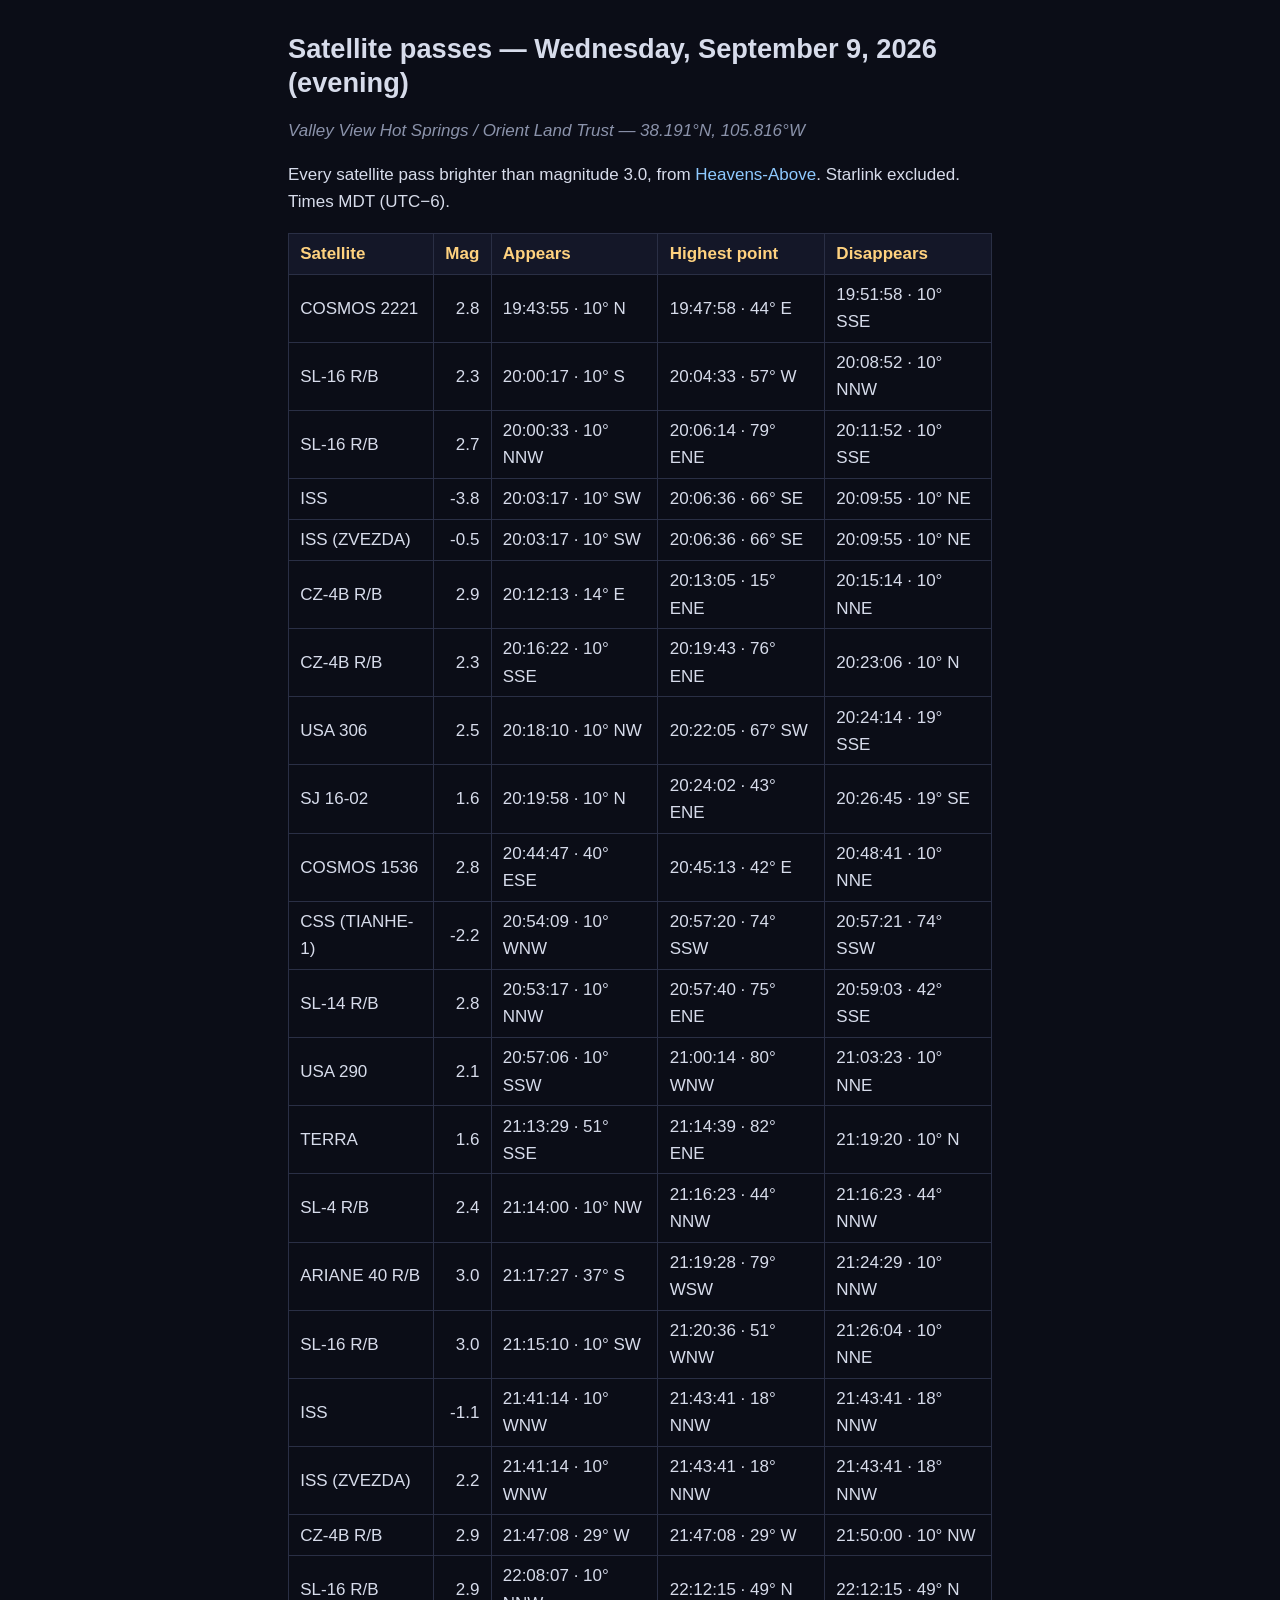
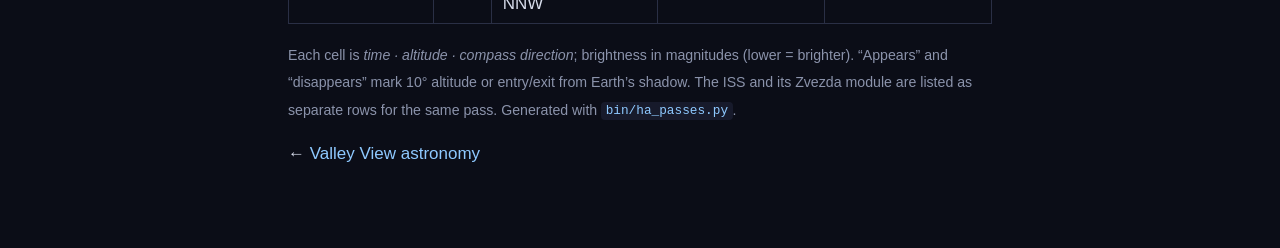
<file: vv20260909/satellites.html>
<!DOCTYPE html>
<html xmlns="http://www.w3.org/1999/xhtml" lang="" xml:lang="">
<head>
  <meta charset="utf-8" />
  <meta name="generator" content="pandoc" />
  <meta name="viewport" content="width=device-width, initial-scale=1.0, user-scalable=yes" />
  <title>Satellite passes — Sept 9, 2026</title>
  <style>
    code{white-space: pre-wrap;}
    span.smallcaps{font-variant: small-caps;}
    span.underline{text-decoration: underline;}
    div.column{display: inline-block; vertical-align: top; width: 50%;}
    div.hanging-indent{margin-left: 1.5em; text-indent: -1.5em;}
    ul.task-list{list-style: none;}
  </style>
  <link rel="stylesheet" href="../assets/style.css" />
</head>
<body>
<h1 id="satellite-passes-wednesday-september-9-2026-evening">Satellite passes — Wednesday, September 9, 2026 (evening)</h1>
<p><em>Valley View Hot Springs / Orient Land Trust — 38.191°N, 105.816°W</em></p>
<p>Every satellite pass brighter than magnitude 3.0, from <a href="https://www.heavens-above.com/AllSats.aspx?lat=38.191&amp;lng=-105.816&amp;alt=2600&amp;tz=MST">Heavens-Above</a>. Starlink excluded. Times MDT (UTC−6).</p>
<table>
<thead>
<tr class="header">
<th>Satellite</th>
<th style="text-align: right;">Mag</th>
<th>Appears</th>
<th>Highest point</th>
<th>Disappears</th>
</tr>
</thead>
<tbody>
<tr class="odd">
<td>COSMOS 2221</td>
<td style="text-align: right;">2.8</td>
<td>19:43:55 · 10° N</td>
<td>19:47:58 · 44° E</td>
<td>19:51:58 · 10° SSE</td>
</tr>
<tr class="even">
<td>SL-16 R/B</td>
<td style="text-align: right;">2.3</td>
<td>20:00:17 · 10° S</td>
<td>20:04:33 · 57° W</td>
<td>20:08:52 · 10° NNW</td>
</tr>
<tr class="odd">
<td>SL-16 R/B</td>
<td style="text-align: right;">2.7</td>
<td>20:00:33 · 10° NNW</td>
<td>20:06:14 · 79° ENE</td>
<td>20:11:52 · 10° SSE</td>
</tr>
<tr class="even">
<td>ISS</td>
<td style="text-align: right;">-3.8</td>
<td>20:03:17 · 10° SW</td>
<td>20:06:36 · 66° SE</td>
<td>20:09:55 · 10° NE</td>
</tr>
<tr class="odd">
<td>ISS (ZVEZDA)</td>
<td style="text-align: right;">-0.5</td>
<td>20:03:17 · 10° SW</td>
<td>20:06:36 · 66° SE</td>
<td>20:09:55 · 10° NE</td>
</tr>
<tr class="even">
<td>CZ-4B R/B</td>
<td style="text-align: right;">2.9</td>
<td>20:12:13 · 14° E</td>
<td>20:13:05 · 15° ENE</td>
<td>20:15:14 · 10° NNE</td>
</tr>
<tr class="odd">
<td>CZ-4B R/B</td>
<td style="text-align: right;">2.3</td>
<td>20:16:22 · 10° SSE</td>
<td>20:19:43 · 76° ENE</td>
<td>20:23:06 · 10° N</td>
</tr>
<tr class="even">
<td>USA 306</td>
<td style="text-align: right;">2.5</td>
<td>20:18:10 · 10° NW</td>
<td>20:22:05 · 67° SW</td>
<td>20:24:14 · 19° SSE</td>
</tr>
<tr class="odd">
<td>SJ 16-02</td>
<td style="text-align: right;">1.6</td>
<td>20:19:58 · 10° N</td>
<td>20:24:02 · 43° ENE</td>
<td>20:26:45 · 19° SE</td>
</tr>
<tr class="even">
<td>COSMOS 1536</td>
<td style="text-align: right;">2.8</td>
<td>20:44:47 · 40° ESE</td>
<td>20:45:13 · 42° E</td>
<td>20:48:41 · 10° NNE</td>
</tr>
<tr class="odd">
<td>CSS (TIANHE-1)</td>
<td style="text-align: right;">-2.2</td>
<td>20:54:09 · 10° WNW</td>
<td>20:57:20 · 74° SSW</td>
<td>20:57:21 · 74° SSW</td>
</tr>
<tr class="even">
<td>SL-14 R/B</td>
<td style="text-align: right;">2.8</td>
<td>20:53:17 · 10° NNW</td>
<td>20:57:40 · 75° ENE</td>
<td>20:59:03 · 42° SSE</td>
</tr>
<tr class="odd">
<td>USA 290</td>
<td style="text-align: right;">2.1</td>
<td>20:57:06 · 10° SSW</td>
<td>21:00:14 · 80° WNW</td>
<td>21:03:23 · 10° NNE</td>
</tr>
<tr class="even">
<td>TERRA</td>
<td style="text-align: right;">1.6</td>
<td>21:13:29 · 51° SSE</td>
<td>21:14:39 · 82° ENE</td>
<td>21:19:20 · 10° N</td>
</tr>
<tr class="odd">
<td>SL-4 R/B</td>
<td style="text-align: right;">2.4</td>
<td>21:14:00 · 10° NW</td>
<td>21:16:23 · 44° NNW</td>
<td>21:16:23 · 44° NNW</td>
</tr>
<tr class="even">
<td>ARIANE 40 R/B</td>
<td style="text-align: right;">3.0</td>
<td>21:17:27 · 37° S</td>
<td>21:19:28 · 79° WSW</td>
<td>21:24:29 · 10° NNW</td>
</tr>
<tr class="odd">
<td>SL-16 R/B</td>
<td style="text-align: right;">3.0</td>
<td>21:15:10 · 10° SW</td>
<td>21:20:36 · 51° WNW</td>
<td>21:26:04 · 10° NNE</td>
</tr>
<tr class="even">
<td>ISS</td>
<td style="text-align: right;">-1.1</td>
<td>21:41:14 · 10° WNW</td>
<td>21:43:41 · 18° NNW</td>
<td>21:43:41 · 18° NNW</td>
</tr>
<tr class="odd">
<td>ISS (ZVEZDA)</td>
<td style="text-align: right;">2.2</td>
<td>21:41:14 · 10° WNW</td>
<td>21:43:41 · 18° NNW</td>
<td>21:43:41 · 18° NNW</td>
</tr>
<tr class="even">
<td>CZ-4B R/B</td>
<td style="text-align: right;">2.9</td>
<td>21:47:08 · 29° W</td>
<td>21:47:08 · 29° W</td>
<td>21:50:00 · 10° NW</td>
</tr>
<tr class="odd">
<td>SL-16 R/B</td>
<td style="text-align: right;">2.9</td>
<td>22:08:07 · 10° NNW</td>
<td>22:12:15 · 49° N</td>
<td>22:12:15 · 49° N</td>
</tr>
</tbody>
</table>
<p><small>Each cell is <em>time · altitude · compass direction</em>; brightness in magnitudes (lower = brighter). “Appears” and “disappears” mark 10° altitude or entry/exit from Earth’s shadow. The ISS and its Zvezda module are listed as separate rows for the same pass. Generated with <a href="../bin/ha_passes.py"><code>bin/ha_passes.py</code></a>.</small></p>
<p>← <a href="../index.html">Valley View astronomy</a></p>
</body>
</html>
</file>
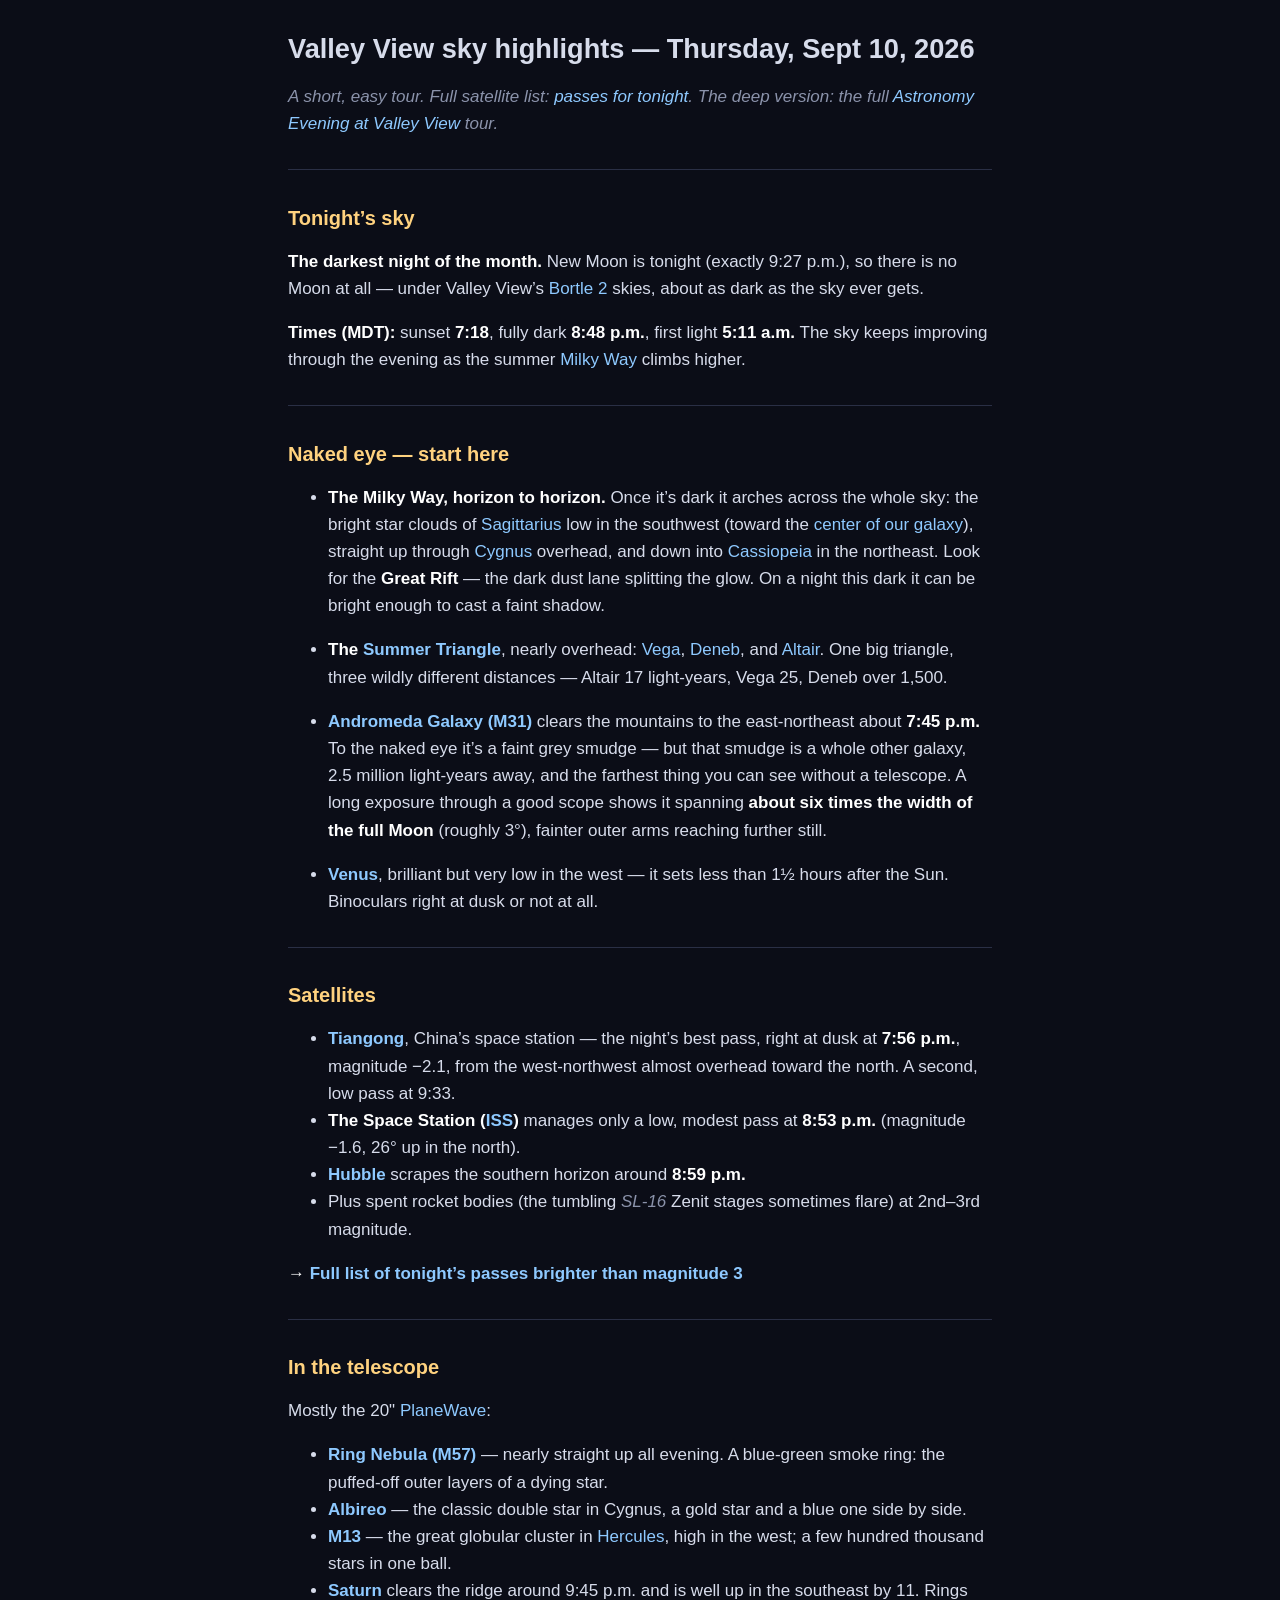
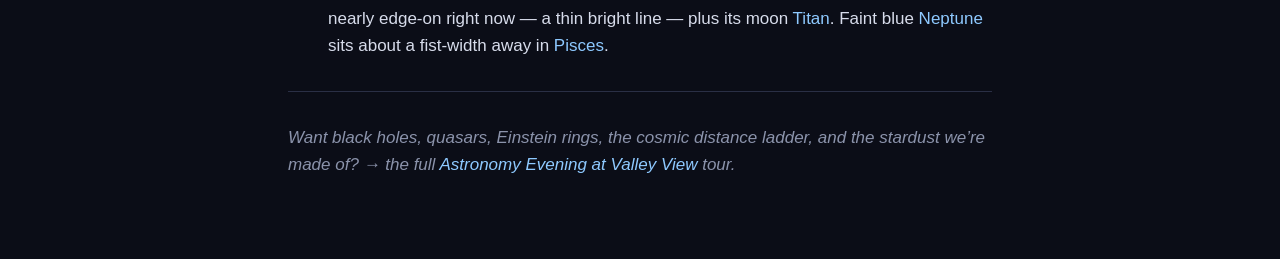
<file: vv20260910/highlights.html>
<!DOCTYPE html>
<html xmlns="http://www.w3.org/1999/xhtml" lang="" xml:lang="">
<head>
  <meta charset="utf-8" />
  <meta name="generator" content="pandoc" />
  <meta name="viewport" content="width=device-width, initial-scale=1.0, user-scalable=yes" />
  <title>Valley View sky highlights — Thu Sept 10, 2026</title>
  <style>
    code{white-space: pre-wrap;}
    span.smallcaps{font-variant: small-caps;}
    span.underline{text-decoration: underline;}
    div.column{display: inline-block; vertical-align: top; width: 50%;}
    div.hanging-indent{margin-left: 1.5em; text-indent: -1.5em;}
    ul.task-list{list-style: none;}
  </style>
  <link rel="stylesheet" href="../assets/style.css" />
</head>
<body>
<h1 id="valley-view-sky-highlights-thursday-sept-10-2026">Valley View sky highlights — Thursday, Sept 10, 2026</h1>
<p><em>A short, easy tour. Full satellite list: <a href="satellites.html">passes for tonight</a>. The deep version: the full <a href="../astro-evening-vv.html">Astronomy Evening at Valley View</a> tour.</em></p>
<hr />
<h2 id="tonights-sky">Tonight’s sky</h2>
<p><strong>The darkest night of the month.</strong> New Moon is tonight (exactly 9:27 p.m.), so there is no Moon at all — under Valley View’s <a href="https://en.wikipedia.org/wiki/Bortle_scale">Bortle 2</a> skies, about as dark as the sky ever gets.</p>
<p><strong>Times (MDT):</strong> sunset <strong>7:18</strong>, fully dark <strong>8:48 p.m.</strong>, first light <strong>5:11 a.m.</strong> The sky keeps improving through the evening as the summer <a href="https://en.wikipedia.org/wiki/Milky_Way">Milky Way</a> climbs higher.</p>
<hr />
<h2 id="naked-eye-start-here">Naked eye — start here</h2>
<ul>
<li><p><strong>The Milky Way, horizon to horizon.</strong> Once it’s dark it arches across the whole sky: the bright star clouds of <a href="https://en.wikipedia.org/wiki/Sagittarius_(constellation)">Sagittarius</a> low in the southwest (toward the <a href="https://en.wikipedia.org/wiki/Galactic_Center">center of our galaxy</a>), straight up through <a href="https://en.wikipedia.org/wiki/Cygnus_(constellation)">Cygnus</a> overhead, and down into <a href="https://en.wikipedia.org/wiki/Cassiopeia_(constellation)">Cassiopeia</a> in the northeast. Look for the <a href="https://en.wikipedia.org/wiki/Great_Rift_(astronomy)"><strong>Great Rift</strong></a> — the dark dust lane splitting the glow. On a night this dark it can be bright enough to cast a faint shadow.</p></li>
<li><p><strong>The <a href="https://en.wikipedia.org/wiki/Summer_Triangle">Summer Triangle</a></strong>, nearly overhead: <a href="https://en.wikipedia.org/wiki/Vega">Vega</a>, <a href="https://en.wikipedia.org/wiki/Deneb">Deneb</a>, and <a href="https://en.wikipedia.org/wiki/Altair">Altair</a>. One big triangle, three wildly different distances — Altair 17 light-years, Vega 25, Deneb over 1,500.</p></li>
<li><p><strong><a href="https://en.wikipedia.org/wiki/Andromeda_Galaxy">Andromeda Galaxy (M31)</a></strong> clears the mountains to the east-northeast about <strong>7:45 p.m.</strong> To the naked eye it’s a faint grey smudge — but that smudge is a whole other galaxy, 2.5 million light-years away, and the farthest thing you can see without a telescope. A long exposure through a good scope shows it spanning <strong>about six times the width of the full Moon</strong> (roughly 3°), fainter outer arms reaching further still.</p></li>
<li><p><strong><a href="https://en.wikipedia.org/wiki/Venus">Venus</a></strong>, brilliant but very low in the west — it sets less than 1½ hours after the Sun. Binoculars right at dusk or not at all.</p></li>
</ul>
<hr />
<h2 id="satellites">Satellites</h2>
<ul>
<li><strong><a href="https://en.wikipedia.org/wiki/Tiangong_space_station">Tiangong</a></strong>, China’s space station — the night’s best pass, right at dusk at <strong>7:56 p.m.</strong>, magnitude −2.1, from the west-northwest almost overhead toward the north. A second, low pass at 9:33.</li>
<li><strong>The Space Station (<a href="https://en.wikipedia.org/wiki/International_Space_Station">ISS</a>)</strong> manages only a low, modest pass at <strong>8:53 p.m.</strong> (magnitude −1.6, 26° up in the north).</li>
<li><strong><a href="https://en.wikipedia.org/wiki/Hubble_Space_Telescope">Hubble</a></strong> scrapes the southern horizon around <strong>8:59 p.m.</strong></li>
<li>Plus spent rocket bodies (the tumbling <em>SL‑16</em> Zenit stages sometimes flare) at 2nd–3rd magnitude.</li>
</ul>
<p><strong>→ <a href="satellites.html">Full list of tonight’s passes brighter than magnitude 3</a></strong></p>
<hr />
<h2 id="in-the-telescope">In the telescope</h2>
<p>Mostly the 20" <a href="../telescopes.html">PlaneWave</a>:</p>
<ul>
<li><strong><a href="https://en.wikipedia.org/wiki/Ring_Nebula">Ring Nebula (M57)</a></strong> — nearly straight up all evening. A blue-green smoke ring: the puffed-off outer layers of a dying star.</li>
<li><strong><a href="https://en.wikipedia.org/wiki/Albireo">Albireo</a></strong> — the classic double star in Cygnus, a gold star and a blue one side by side.</li>
<li><strong><a href="https://en.wikipedia.org/wiki/Messier_13">M13</a></strong> — the great globular cluster in <a href="https://en.wikipedia.org/wiki/Hercules_(constellation)">Hercules</a>, high in the west; a few hundred thousand stars in one ball.</li>
<li><strong><a href="https://en.wikipedia.org/wiki/Saturn">Saturn</a></strong> clears the ridge around 9:45 p.m. and is well up in the southeast by 11. Rings nearly edge-on right now — a thin bright line — plus its moon <a href="https://en.wikipedia.org/wiki/Titan_(moon)">Titan</a>. Faint blue <a href="https://en.wikipedia.org/wiki/Neptune">Neptune</a> sits about a fist-width away in <a href="https://en.wikipedia.org/wiki/Pisces_(constellation)">Pisces</a>.</li>
</ul>
<hr />
<p><em>Want black holes, quasars, Einstein rings, the cosmic distance ladder, and the stardust we’re made of? → the full <a href="../astro-evening-vv.html">Astronomy Evening at Valley View</a> tour.</em></p>
</body>
</html>
</file>
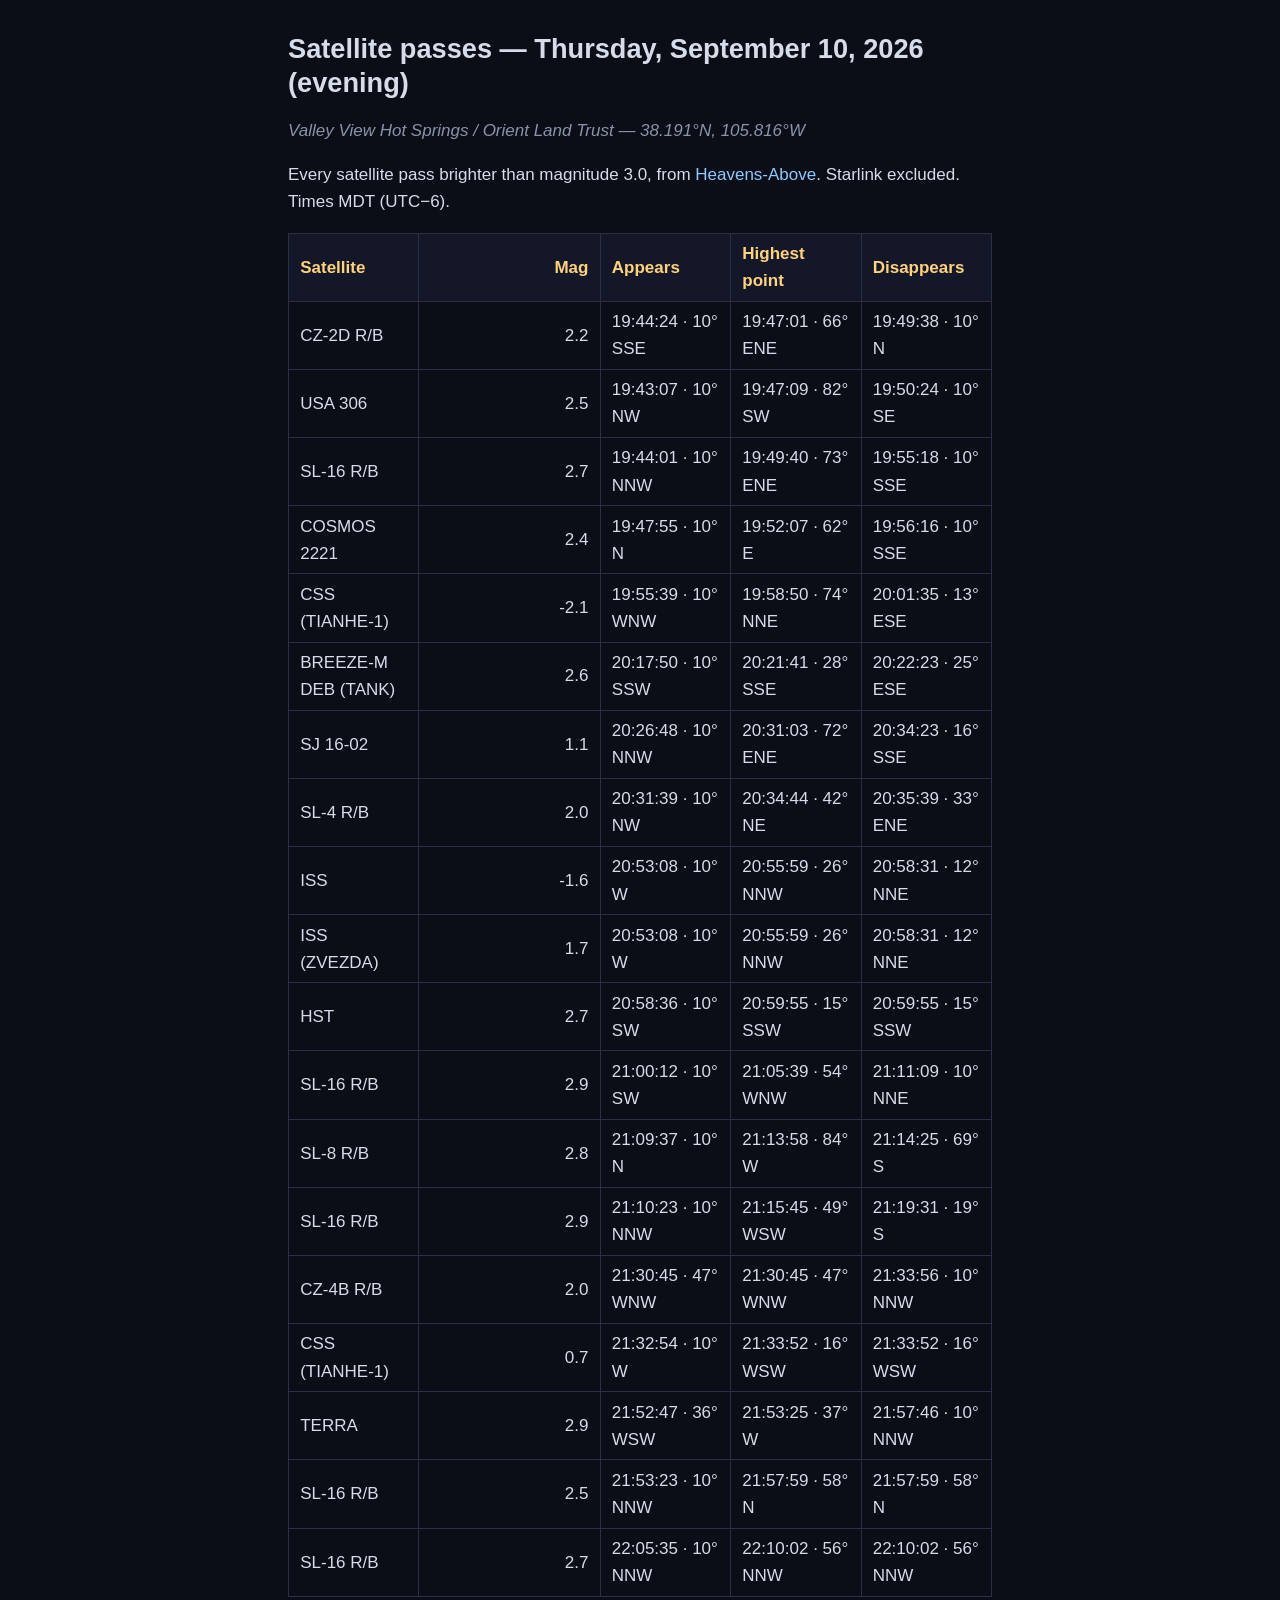
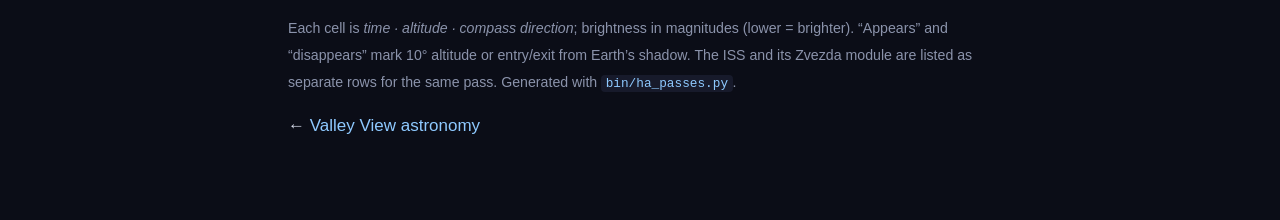
<file: vv20260910/satellites.html>
<!DOCTYPE html>
<html xmlns="http://www.w3.org/1999/xhtml" lang="" xml:lang="">
<head>
  <meta charset="utf-8" />
  <meta name="generator" content="pandoc" />
  <meta name="viewport" content="width=device-width, initial-scale=1.0, user-scalable=yes" />
  <title>Satellite passes — Sept 10, 2026</title>
  <style>
    code{white-space: pre-wrap;}
    span.smallcaps{font-variant: small-caps;}
    span.underline{text-decoration: underline;}
    div.column{display: inline-block; vertical-align: top; width: 50%;}
    div.hanging-indent{margin-left: 1.5em; text-indent: -1.5em;}
    ul.task-list{list-style: none;}
  </style>
  <link rel="stylesheet" href="../assets/style.css" />
</head>
<body>
<h1 id="satellite-passes-thursday-september-10-2026-evening">Satellite passes — Thursday, September 10, 2026 (evening)</h1>
<p><em>Valley View Hot Springs / Orient Land Trust — 38.191°N, 105.816°W</em></p>
<p>Every satellite pass brighter than magnitude 3.0, from <a href="https://www.heavens-above.com/AllSats.aspx?lat=38.191&amp;lng=-105.816&amp;alt=2600&amp;tz=MST">Heavens-Above</a>. Starlink excluded. Times MDT (UTC−6).</p>
<table>
<colgroup>
<col style="width: 18%" />
<col style="width: 25%" />
<col style="width: 18%" />
<col style="width: 18%" />
<col style="width: 18%" />
</colgroup>
<thead>
<tr class="header">
<th>Satellite</th>
<th style="text-align: right;">Mag</th>
<th>Appears</th>
<th>Highest point</th>
<th>Disappears</th>
</tr>
</thead>
<tbody>
<tr class="odd">
<td>CZ-2D R/B</td>
<td style="text-align: right;">2.2</td>
<td>19:44:24 · 10° SSE</td>
<td>19:47:01 · 66° ENE</td>
<td>19:49:38 · 10° N</td>
</tr>
<tr class="even">
<td>USA 306</td>
<td style="text-align: right;">2.5</td>
<td>19:43:07 · 10° NW</td>
<td>19:47:09 · 82° SW</td>
<td>19:50:24 · 10° SE</td>
</tr>
<tr class="odd">
<td>SL-16 R/B</td>
<td style="text-align: right;">2.7</td>
<td>19:44:01 · 10° NNW</td>
<td>19:49:40 · 73° ENE</td>
<td>19:55:18 · 10° SSE</td>
</tr>
<tr class="even">
<td>COSMOS 2221</td>
<td style="text-align: right;">2.4</td>
<td>19:47:55 · 10° N</td>
<td>19:52:07 · 62° E</td>
<td>19:56:16 · 10° SSE</td>
</tr>
<tr class="odd">
<td>CSS (TIANHE-1)</td>
<td style="text-align: right;">-2.1</td>
<td>19:55:39 · 10° WNW</td>
<td>19:58:50 · 74° NNE</td>
<td>20:01:35 · 13° ESE</td>
</tr>
<tr class="even">
<td>BREEZE-M DEB (TANK)</td>
<td style="text-align: right;">2.6</td>
<td>20:17:50 · 10° SSW</td>
<td>20:21:41 · 28° SSE</td>
<td>20:22:23 · 25° ESE</td>
</tr>
<tr class="odd">
<td>SJ 16-02</td>
<td style="text-align: right;">1.1</td>
<td>20:26:48 · 10° NNW</td>
<td>20:31:03 · 72° ENE</td>
<td>20:34:23 · 16° SSE</td>
</tr>
<tr class="even">
<td>SL-4 R/B</td>
<td style="text-align: right;">2.0</td>
<td>20:31:39 · 10° NW</td>
<td>20:34:44 · 42° NE</td>
<td>20:35:39 · 33° ENE</td>
</tr>
<tr class="odd">
<td>ISS</td>
<td style="text-align: right;">-1.6</td>
<td>20:53:08 · 10° W</td>
<td>20:55:59 · 26° NNW</td>
<td>20:58:31 · 12° NNE</td>
</tr>
<tr class="even">
<td>ISS (ZVEZDA)</td>
<td style="text-align: right;">1.7</td>
<td>20:53:08 · 10° W</td>
<td>20:55:59 · 26° NNW</td>
<td>20:58:31 · 12° NNE</td>
</tr>
<tr class="odd">
<td>HST</td>
<td style="text-align: right;">2.7</td>
<td>20:58:36 · 10° SW</td>
<td>20:59:55 · 15° SSW</td>
<td>20:59:55 · 15° SSW</td>
</tr>
<tr class="even">
<td>SL-16 R/B</td>
<td style="text-align: right;">2.9</td>
<td>21:00:12 · 10° SW</td>
<td>21:05:39 · 54° WNW</td>
<td>21:11:09 · 10° NNE</td>
</tr>
<tr class="odd">
<td>SL-8 R/B</td>
<td style="text-align: right;">2.8</td>
<td>21:09:37 · 10° N</td>
<td>21:13:58 · 84° W</td>
<td>21:14:25 · 69° S</td>
</tr>
<tr class="even">
<td>SL-16 R/B</td>
<td style="text-align: right;">2.9</td>
<td>21:10:23 · 10° NNW</td>
<td>21:15:45 · 49° WSW</td>
<td>21:19:31 · 19° S</td>
</tr>
<tr class="odd">
<td>CZ-4B R/B</td>
<td style="text-align: right;">2.0</td>
<td>21:30:45 · 47° WNW</td>
<td>21:30:45 · 47° WNW</td>
<td>21:33:56 · 10° NNW</td>
</tr>
<tr class="even">
<td>CSS (TIANHE-1)</td>
<td style="text-align: right;">0.7</td>
<td>21:32:54 · 10° W</td>
<td>21:33:52 · 16° WSW</td>
<td>21:33:52 · 16° WSW</td>
</tr>
<tr class="odd">
<td>TERRA</td>
<td style="text-align: right;">2.9</td>
<td>21:52:47 · 36° WSW</td>
<td>21:53:25 · 37° W</td>
<td>21:57:46 · 10° NNW</td>
</tr>
<tr class="even">
<td>SL-16 R/B</td>
<td style="text-align: right;">2.5</td>
<td>21:53:23 · 10° NNW</td>
<td>21:57:59 · 58° N</td>
<td>21:57:59 · 58° N</td>
</tr>
<tr class="odd">
<td>SL-16 R/B</td>
<td style="text-align: right;">2.7</td>
<td>22:05:35 · 10° NNW</td>
<td>22:10:02 · 56° NNW</td>
<td>22:10:02 · 56° NNW</td>
</tr>
</tbody>
</table>
<p><small>Each cell is <em>time · altitude · compass direction</em>; brightness in magnitudes (lower = brighter). “Appears” and “disappears” mark 10° altitude or entry/exit from Earth’s shadow. The ISS and its Zvezda module are listed as separate rows for the same pass. Generated with <a href="../bin/ha_passes.py"><code>bin/ha_passes.py</code></a>.</small></p>
<p>← <a href="../index.html">Valley View astronomy</a></p>
</body>
</html>
</file>
<file: assets/style.css>
/* Valley View astronomy — dark, readable, prints fine. */
:root {
  --bg: #0b0d17;
  --fg: #d7dceb;
  --muted: #8b93ab;
  --accent: #ffd27f;
  --link: #8ec9ff;
  --rule: #2a2f45;
}
html { -webkit-text-size-adjust: 100%; }
body {
  background: var(--bg);
  color: var(--fg);
  font: 17px/1.6 -apple-system, BlinkMacSystemFont, "Segoe UI", Roboto, Helvetica, Arial, sans-serif;
  max-width: 44rem;
  margin: 0 auto;
  padding: 2rem 1.1rem 4rem;
}
h1, h2, h3 { line-height: 1.25; font-weight: 650; }
h1 { font-size: 1.7rem; margin: 0 0 .3rem; }
h2 { font-size: 1.25rem; margin: 2.2rem 0 .6rem; color: var(--accent); }
h3 { font-size: 1.05rem; margin: 1.6rem 0 .4rem; }
a { color: var(--link); text-decoration: none; }
a:hover { text-decoration: underline; }
hr { border: 0; border-top: 1px solid var(--rule); margin: 2rem 0; }
em { color: var(--muted); }
strong { color: #fff; }
code { background: #171a2b; padding: .1em .35em; border-radius: 4px; font-size: .9em; }
pre { background: #171a2b; padding: .9rem 1rem; border-radius: 8px; overflow-x: auto; }
pre code { background: none; padding: 0; }
blockquote {
  margin: 1rem 0; padding: .2rem 0 .2rem 1rem;
  border-left: 3px solid var(--rule); color: var(--muted);
}
table { border-collapse: collapse; margin: 1rem 0; width: 100%; display: block; overflow-x: auto; }
th, td { border: 1px solid var(--rule); padding: .4rem .7rem; text-align: left; }
th { background: #141728; color: var(--accent); }
img { max-width: 100%; height: auto; }
small { color: var(--muted); }
</file>
